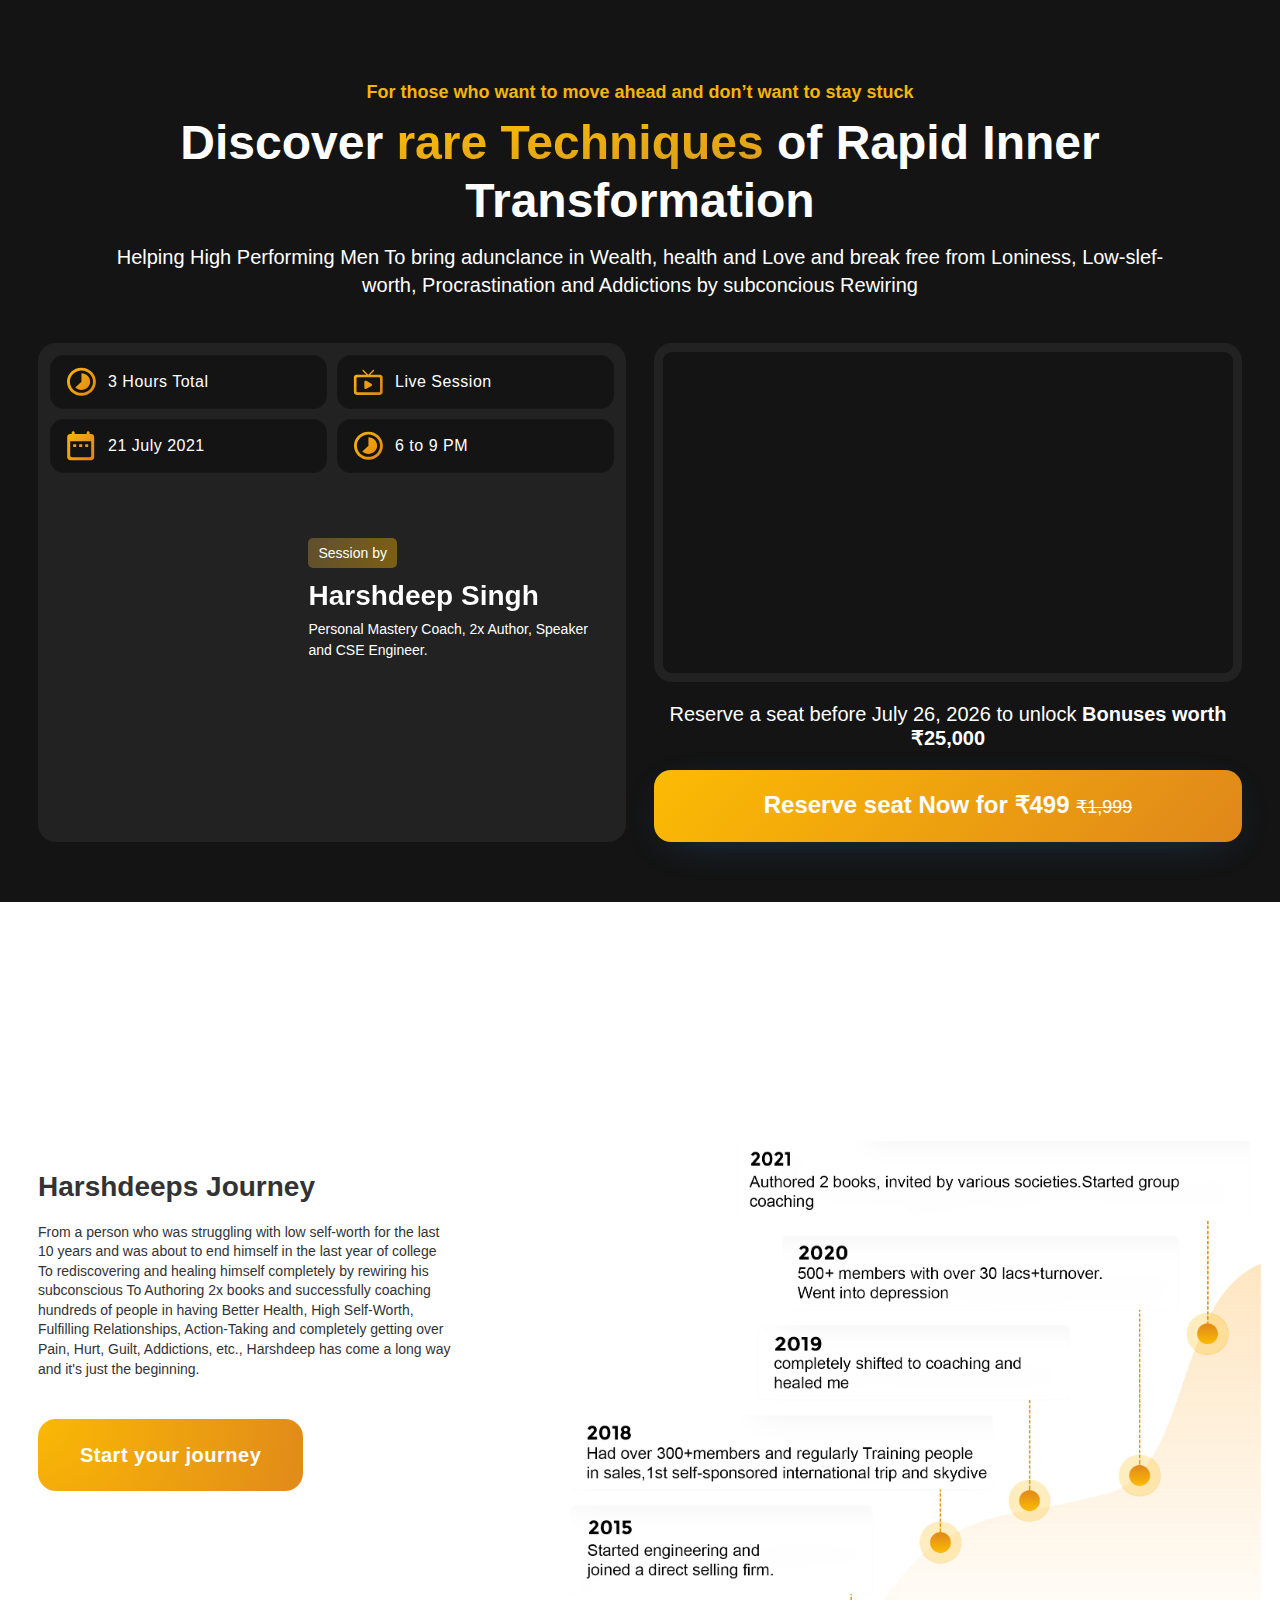
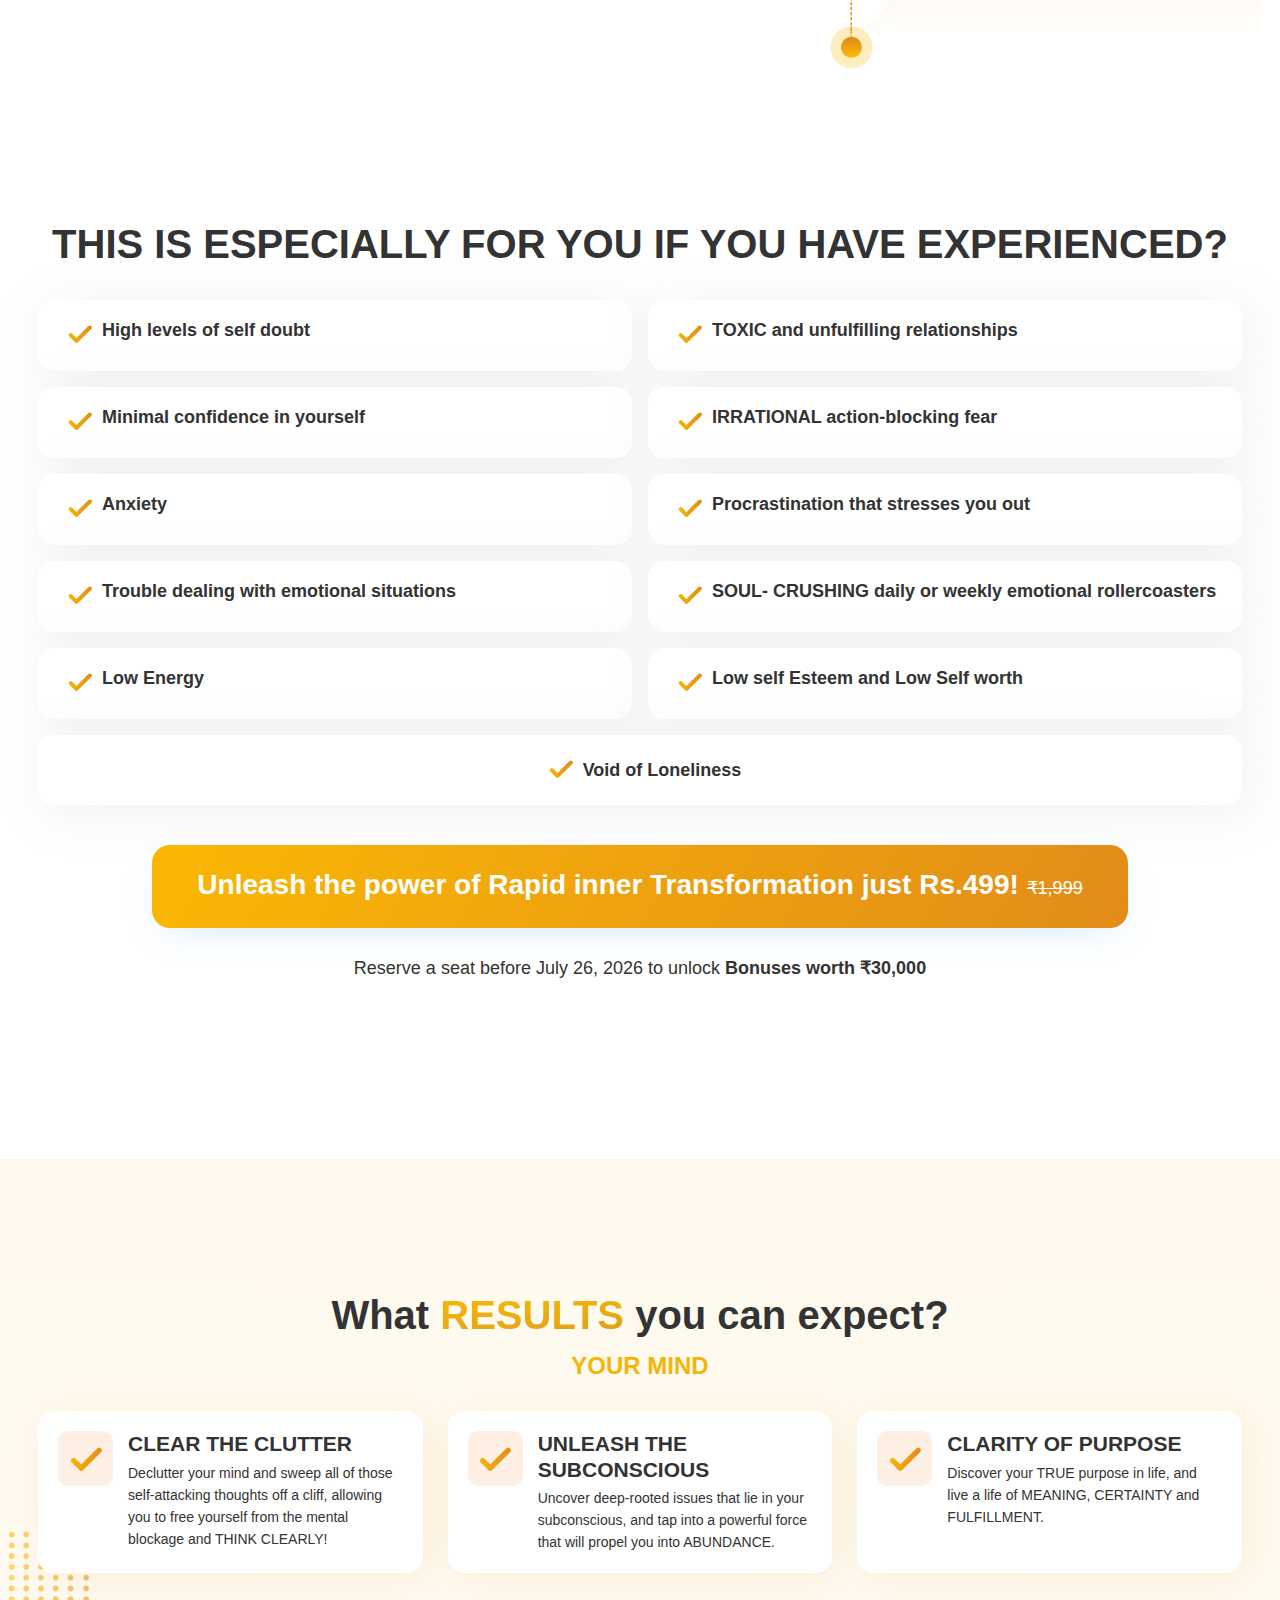
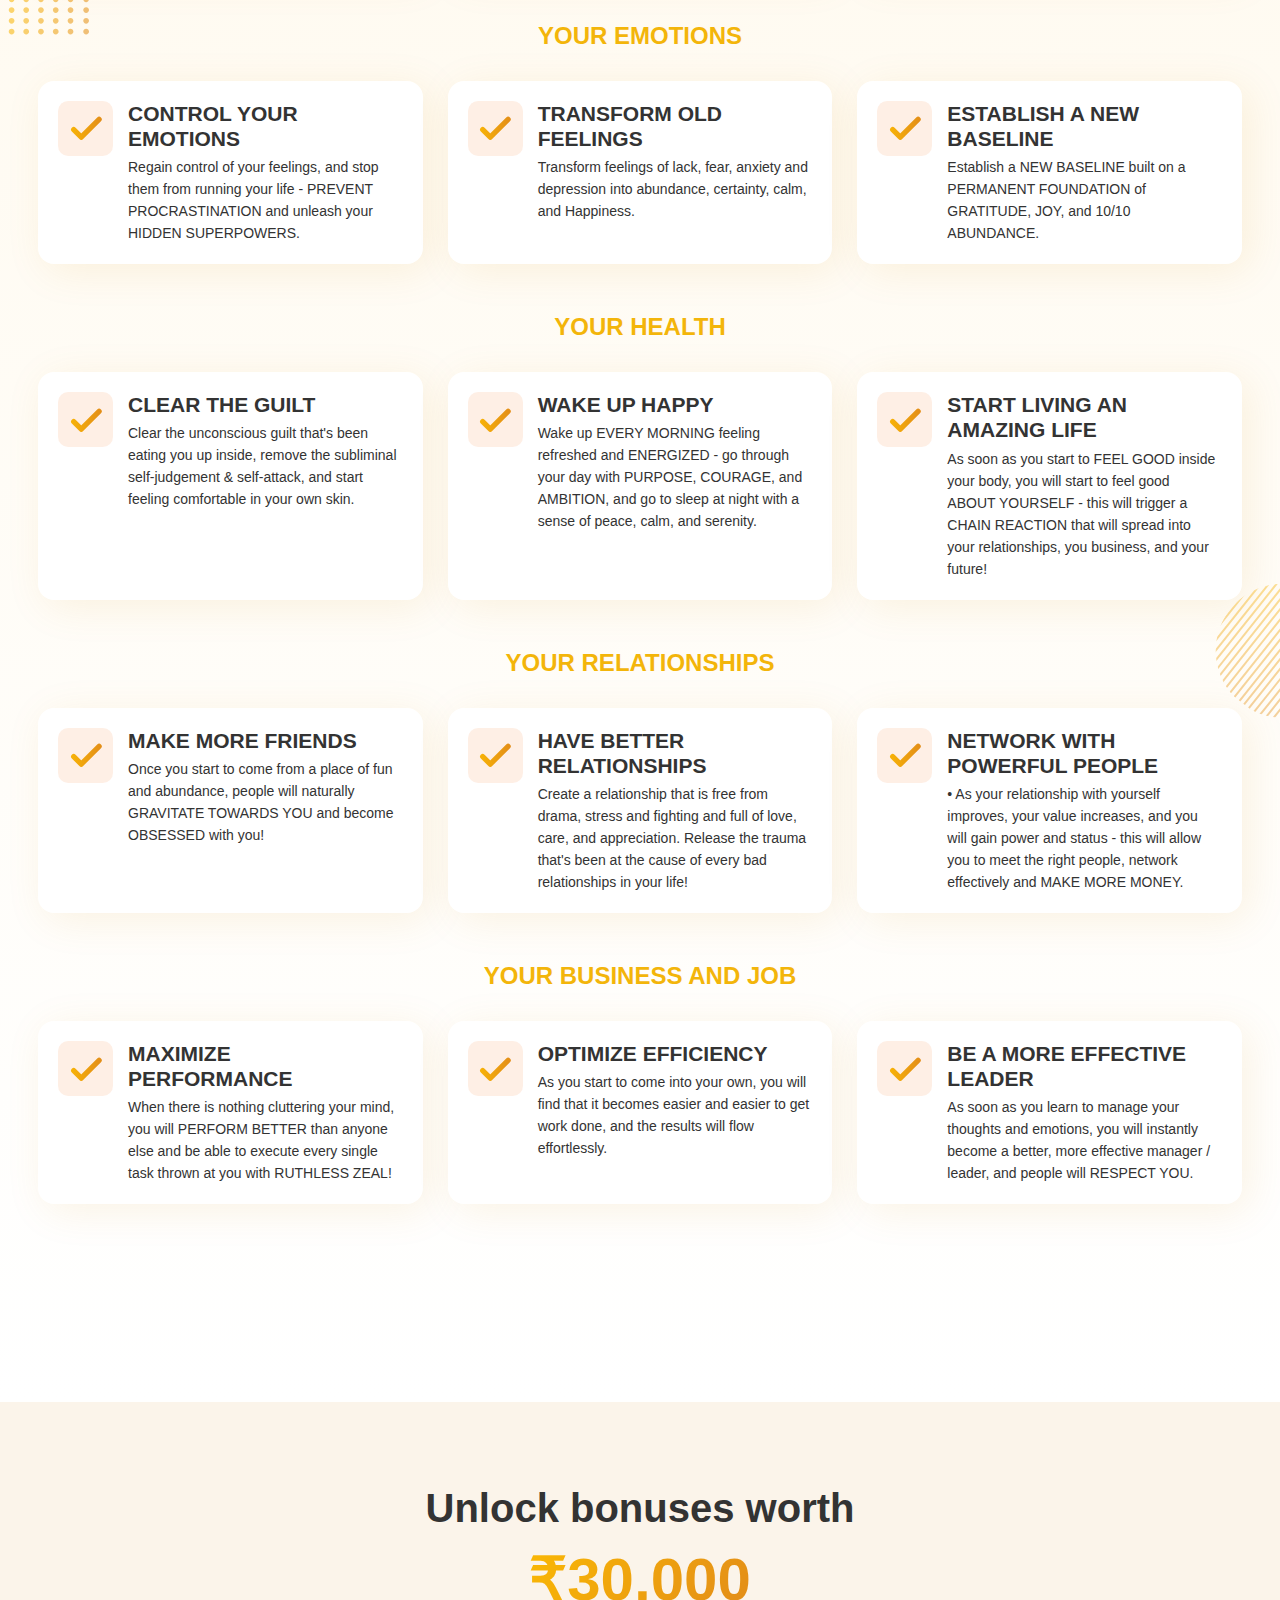
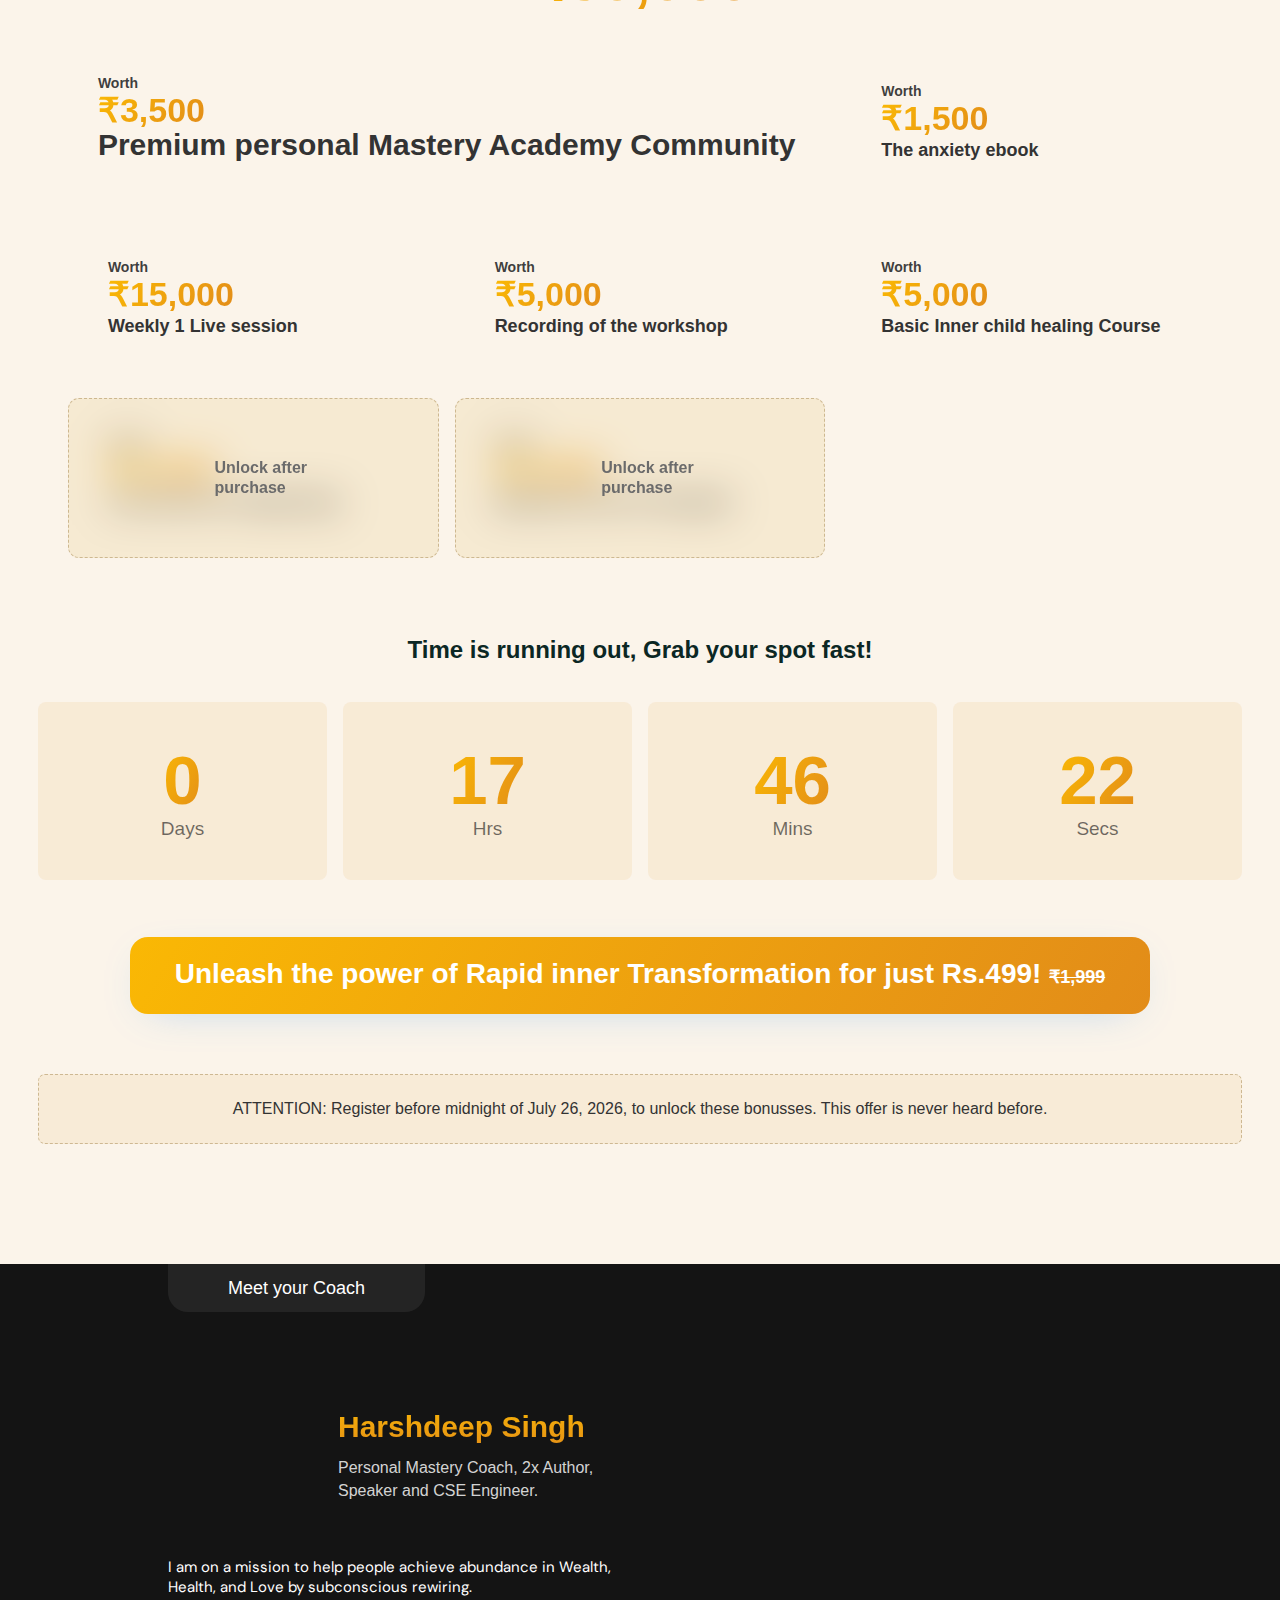
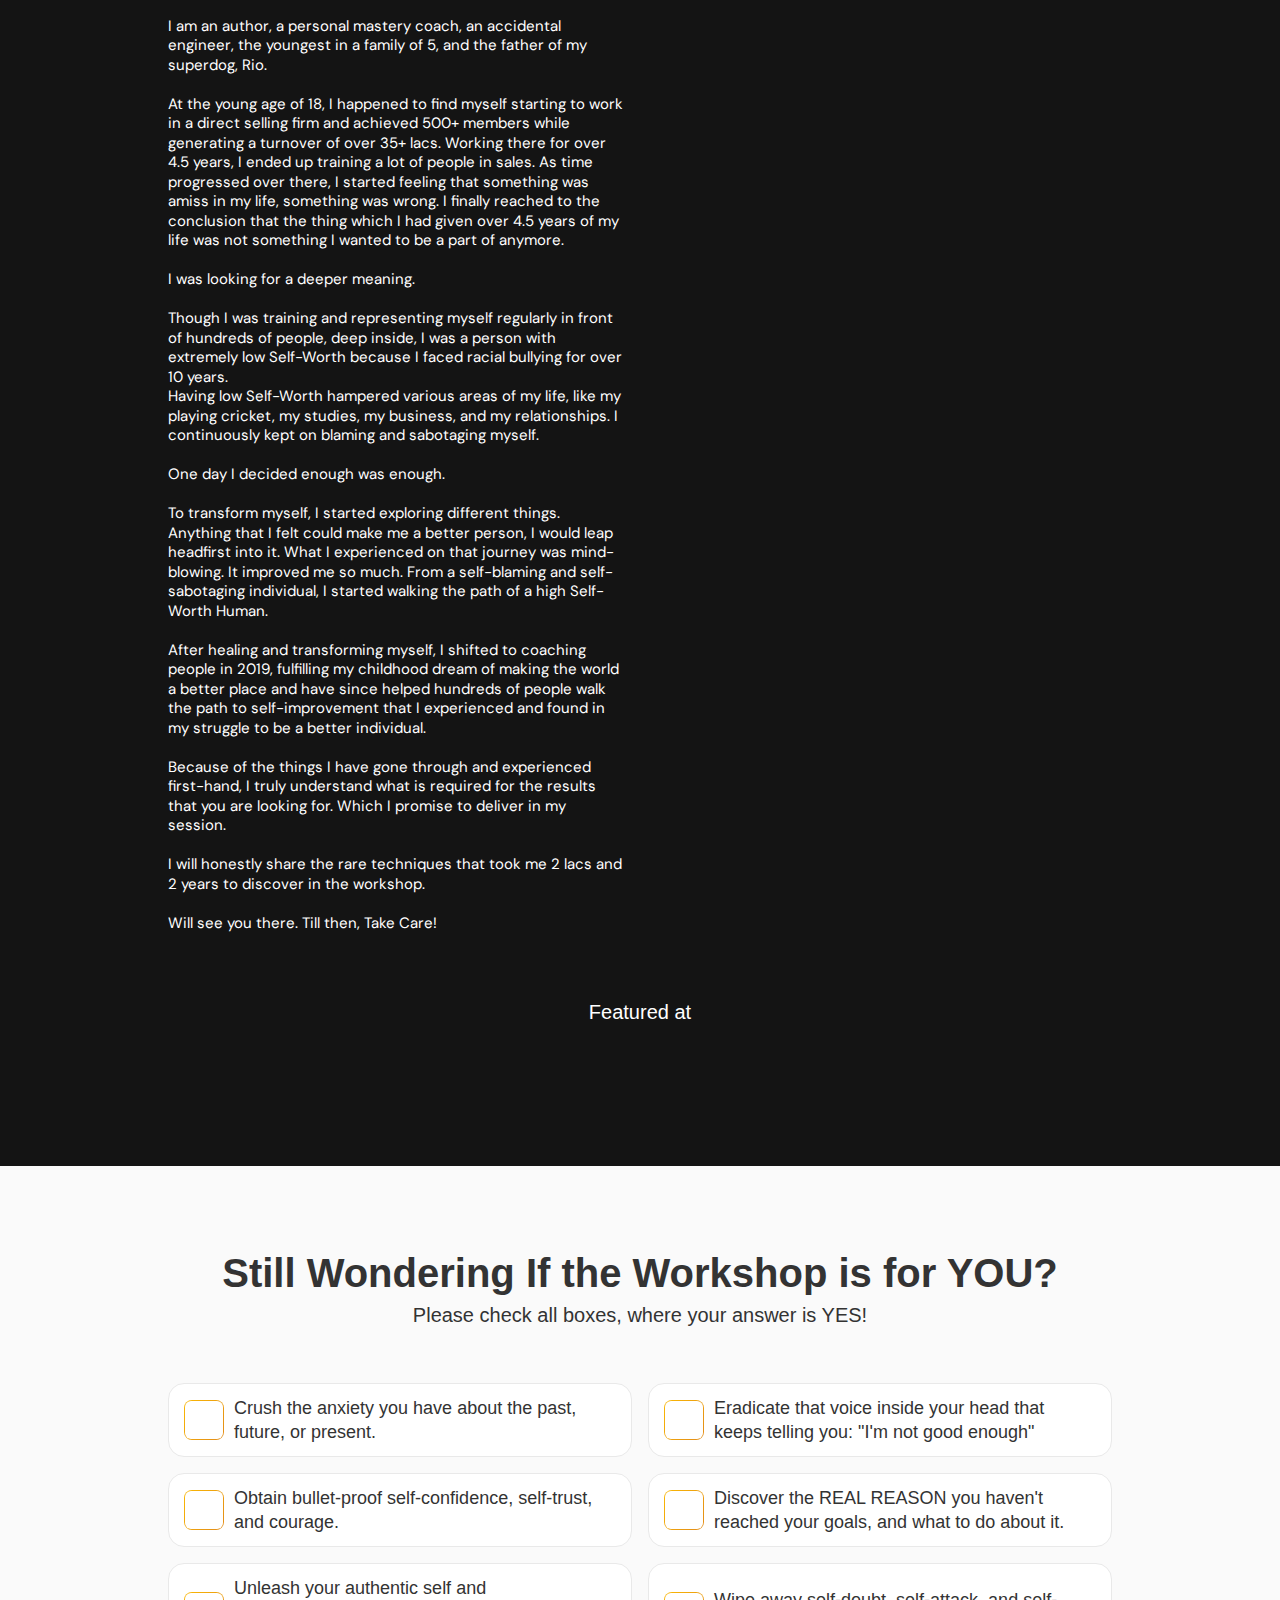
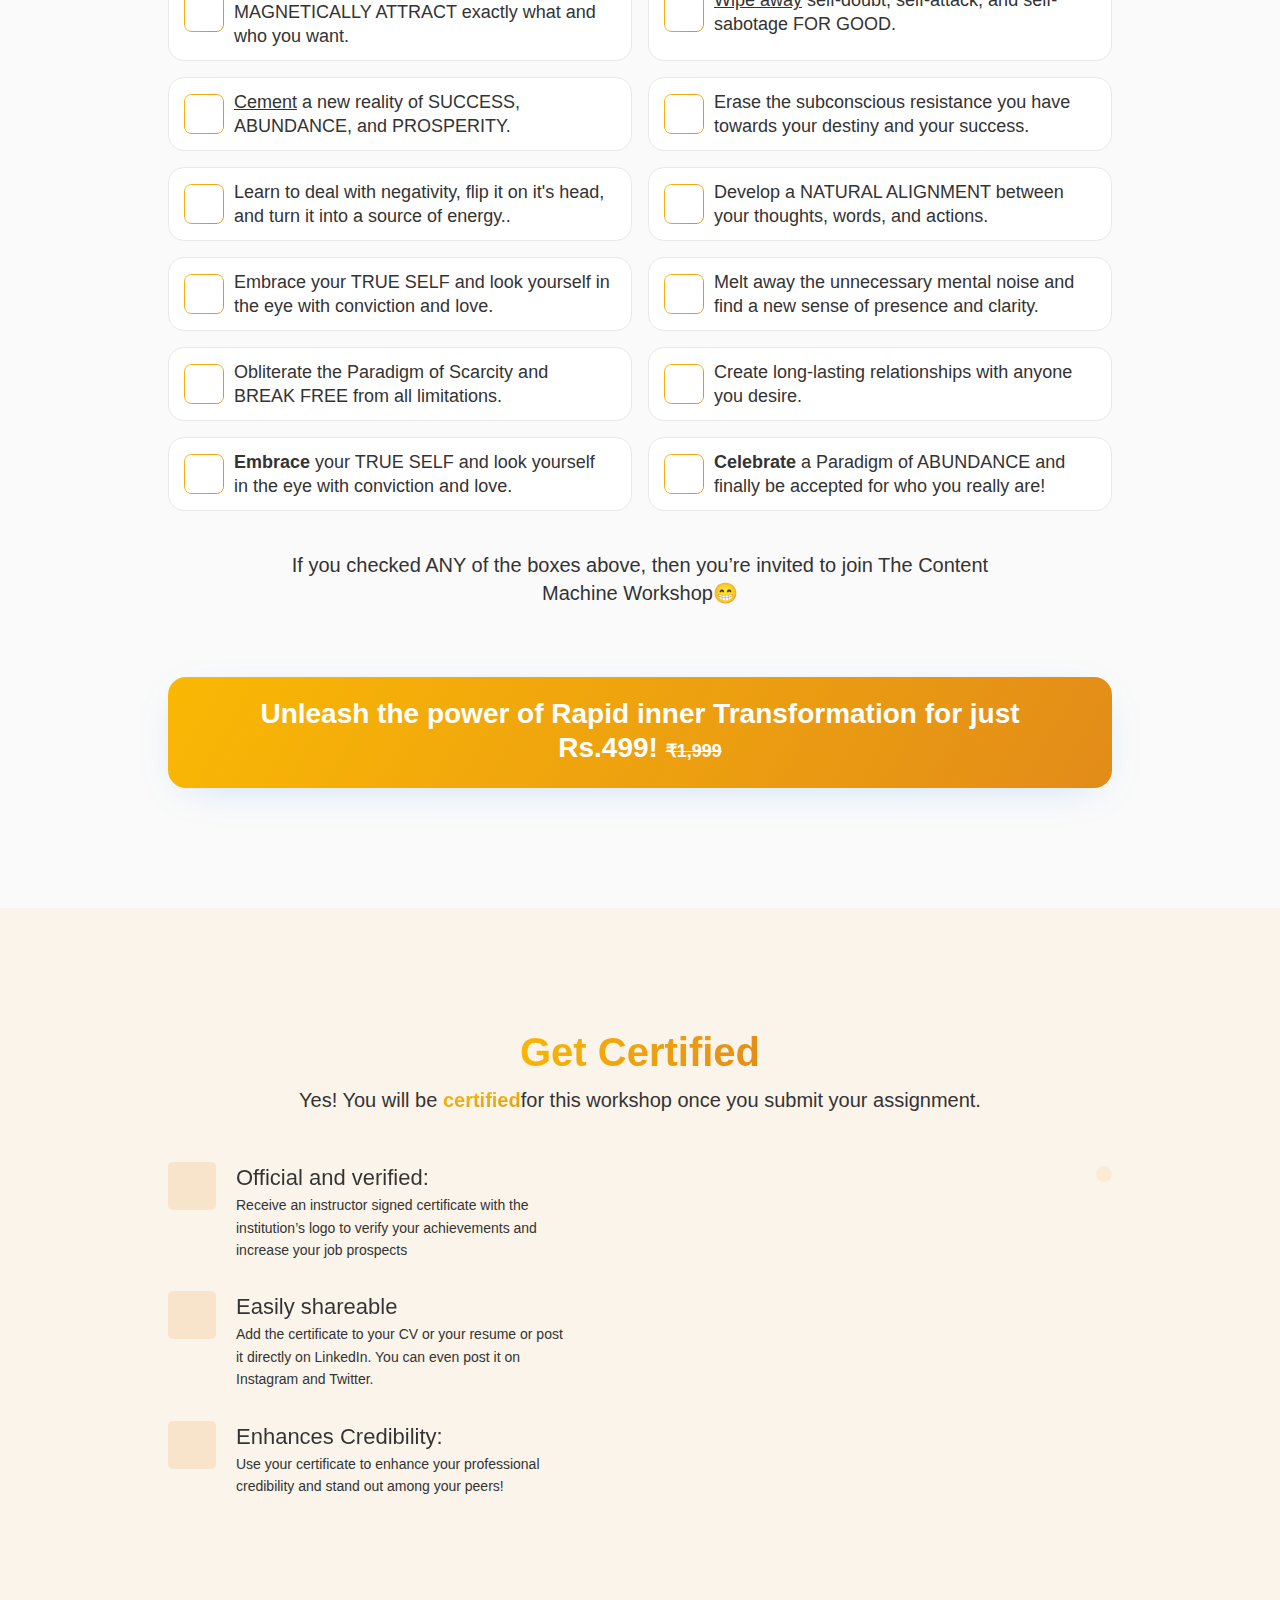
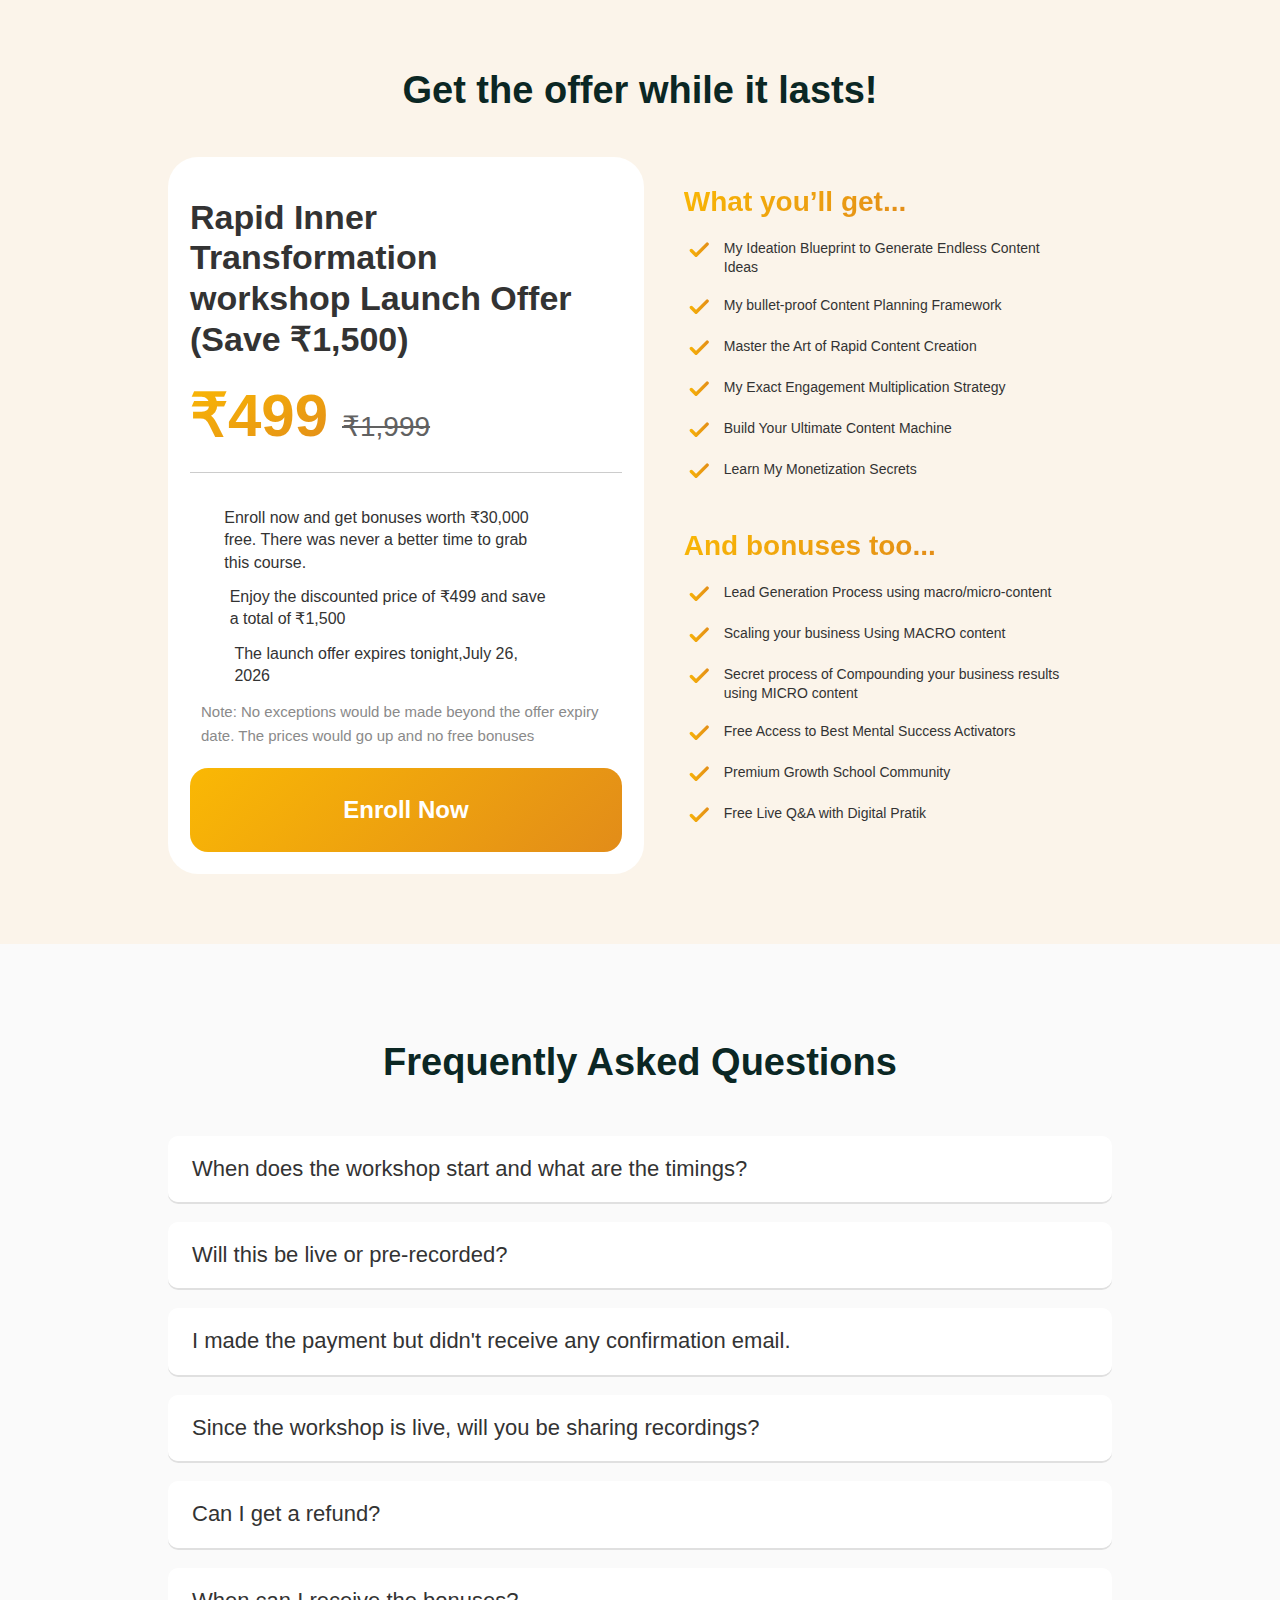
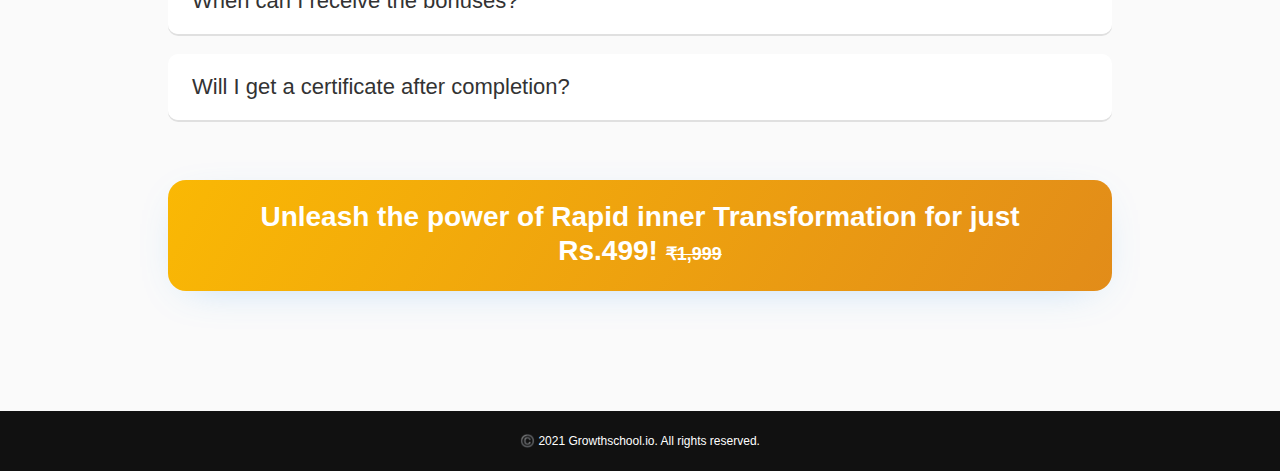
<file: index.html>
﻿<!DOCTYPE html>
<html data-wf-domain="go.growthschool.io" data-wf-page="60c60f84ba3a284cdfb88e08" data-wf-site="5fdb2866020c200cd7fd7369">
   <head>
      <meta charset="utf-8">
      <title> Harshdeep Singh</title>
      <meta content="Become a content machine" property="og:title">
      <meta content="Become a content machine" property="twitter:title">
      <meta content="width=device-width, initial-scale=1" name="viewport">
      <link href="5fdb2866020c200cd7fd7369/css/growthschool.webflow.c8f7413a9.min.css" rel="stylesheet" type="text/css">
      <script src="ajax/libs/webfont/1.6.26/webfont.js" type="text/javascript"></script><script type="text/javascript">WebFont.load({  google: {    families: ["Montserrat:100,100italic,200,200italic,300,300italic,400,400italic,500,500italic,600,600italic,700,700italic,800,800italic,900,900italic","Open Sans:300,300italic,400,400italic,600,600italic,700,700italic,800,800italic","Montserrat Alternates:300,300italic,regular,italic,500,500italic,600,600italic,700,700italic:cyrillic,cyrillic-ext,latin,latin-ext,vietnamese","DM Sans:regular,italic,500,500italic,700,700italic:latin,latin-ext"]  }});</script><!--[if lt IE 9]><script src="https://cdnjs.cloudflare.com/ajax/libs/html5shiv/3.7.3/html5shiv.min.js" type="text/javascript"></script><![endif]--><script type="text/javascript">!function(o,c){var n=c.documentElement,t=" w-mod-";n.className+=t+"js",("ontouchstart"in o||o.DocumentTouch&&c instanceof DocumentTouch)&&(n.className+=t+"touch")}(window,document);</script>
      <link href="5fdb2866020c200cd7fd7369/5ff2b9e4fc65c2dfc03d0fd1_cropped-Growthschool-logo-1.png" rel="shortcut icon" type="image/x-icon">
      <link href="5fdb2866020c200cd7fd7369/5ff2ba1844f6cc0651322e16_cropped-Growthschool-logo-1 (1).png" rel="apple-touch-icon">
      <style>
         ::-webkit-scrollbar {
         width: 0px;
         height: 0px;
         }
      </style>
      <!-- End Facebook Pixel Code -->
      <!-- Global site tag (gtag.js) - Google Analytics -->
      <script async="" src="gtag/js.js?id=G-JXZNZ5QHW6"></script>
      <script>
         window.dataLayer = window.dataLayer || [];
         function gtag(){dataLayer.push(arguments);}
         gtag('js', new Date());
         gtag('config', 'G-JXZNZ5QHW6');
      </script>
   </head>
   <body class="con-body">
      <div class="don-t-touch">
         <div class="custom-css-don-t-touch w-embed">

            <style>
               * {
               -webkit-font-smoothing: antialiased;
               }
               .pub-quickbit {
               backdrop-filter: blur(4px);
               -webkit-backdrop-filter: blur(4px);
               }
               .kom-testimonial-play-button{
               backdrop-filter: blur(15px);
               -webkit-backdrop-filter: blur(15px);
               }
               .pod-mentor-content-container{
               backdrop-filter: blur(100px);
               -webkit-backdrop-filter: blur(100px);
               }
               .blurrer{
               backdrop-filter: blur(20px);
               -webkit-backdrop-filter: blur(20px);
               }
               .pub-text-testimonials, .masonary-grid{
               vertical-align:top;
               }
               .nft-body{
               width:100vw !important;
               overflow-x:hidden !important;
               }
            </style>
            
         </div>
      </div>
      <div class="con-section hero">
         <div class="html-embed-18 w-embed w-script">
            <form>
               <script src="v1/payment-button.js" data-payment_button_id="pl_HOxWJXZm5PtvIy" async=""> </script> 
            </form>
         </div>
         <div class="con-container">
            <div class="con-title-container">
               <center><h4 style="color: #F3B50A;">For those who want to move ahead and don’t want to stay stuck</h4></center>
               <h1 class="con-title">Discover  <span class="con-highlight">rare Techniques</span> of Rapid Inner Transformation </h1>
               <div class="con-subtitle">Helping High Performing Men To bring adunclance in Wealth, health and Love and break free from Loniness, Low-slef-worth, Procrastination and Addictions by subconcious Rewiring</div>
            </div>
            <div class="con-hero-container">
               <div class="con-hero-leftside">
                  <div class="con-quickbits-grid">
                     <div class="con-quickbit">
                        <img src="5fdb2866020c200cd7fd7369/60cb9aa3e9d2691ec83c907b_Vector-1.svg" loading="lazy" alt="" class="fre-quickbit-icon">
                        <div class="fre-quickbit-text">3 Hours Total</div>
                     </div>
                     <div class="con-quickbit">
                        <img src="5fdb2866020c200cd7fd7369/60cb9aa4d0e72146589eb984_Vector.svg" loading="lazy" alt="" class="fre-quickbit-icon">
                        <div class="fre-quickbit-text">Live Session</div>
                     </div>
                     <div class="con-quickbit">
                        <img src="5fdb2866020c200cd7fd7369/60cb9aa501ffef237fd67146_Vector-3.svg" loading="lazy" alt="" class="fre-quickbit-icon">
                        <div class="fre-quickbit-text">21 July 2021</div>
                     </div>
                     <div class="con-quickbit">
                        <img src="5fdb2866020c200cd7fd7369/60cb9aa3e9d2691ec83c907b_Vector-1.svg" loading="lazy" alt="" class="fre-quickbit-icon">
                        <div class="fre-quickbit-text">6 to 9 PM</div>
                     </div>
                  </div>
                  <div class="con-hero-instructor-content">
                     <div class="con-nstrudcted">Session by</div>
                     <h2 class="con-hero-instructor-name">Harshdeep Singh</h2>
                     <div class="con-hero-instructor-descriptio">Personal Mastery Coach, 2x Author, Speaker and CSE Engineer.<br></div>
                  </div>
               </div>
               <div id="w-node-_1739fc1a-ce28-9f5d-fd2b-e03b319eb863-dfb88e08" class="con-hero-rightside">
                  <div class="con-hero-video">
                     <div style="padding-top:56.27659574468085%" class="video-7 w-video w-embed"><iframe class="embedly-embed" src="widgets/media.html?src=https%3A%2F%2Fplayer.vimeo.com%2Fvideo%2F564988197%3Fapp_id%3D122963&dntp=1&display_name=Vimeo&url=https%3A%2F%2Fvimeo.com%2F564988197%2F59c1737762&image=https%3A%2F%2Fi.vimeocdn.com%2Ffilter%2Foverlay%3Fsrc0%3Dhttps%253A%252F%252Fi.vimeocdn.com%252Fvideo%252F1168165221_1280x720%26src1%3Dhttps%253A%252F%252Ff.vimeocdn.com%252Fimages_v6%252Fshare%252Fplay_icon_overlay.png&key=96f1f04c5f4143bcb0f2e68c87d65feb&type=text%2Fhtml&schema=vimeo" scrolling="no" title="Vimeo embed" frameborder="0" allow="autoplay; fullscreen" allowfullscreen="true"></iframe></div>
                  </div>
                  <div class="con-hero-cta-container">
                     <div class="con-hero-cta-subtext">Reserve a seat before <span class="register-on">April 27, 2021</span> to unlock <span class="con-hero-cta-subtext-highlight">Bonuses worth ₹25,000</span></div>
                     <a data-payment="1" href="#" class="con-hero-cta w-inline-block">
                        <div class="fre-hero-cta-text">Reserve seat Now for ₹499 <span class="fre-cta-text-strike">₹1,999</span></div>
                     </a>
                  </div>
               </div>
            </div>
         </div>

         <!-- <div class="con-hero-logos-container">
            <div class="con-container">
               <div class="con-hero-logos">
                  <div class="con-logo-featured">
                     <div class="text-block-83">Featured in:</div>
                  </div>
                  <div class="con-logo-grid"><img src="5fdb2866020c200cd7fd7369/60ce25e7558b6cfe30654116_Group 3145.png" loading="lazy" width="525.5" sizes="(max-width: 479px) 26vw, (max-width: 991px) 11vw, 120.5625px" srcset="5fdb2866020c200cd7fd7369/60ce25e7558b6cfe30654116_Group 3145-p-500.png 500w, 5fdb2866020c200cd7fd7369/60ce25e7558b6cfe30654116_Group 3145-p-800.png 800w, 5fdb2866020c200cd7fd7369/60ce25e7558b6cfe30654116_Group 3145.png 1051w" alt="" class="image-90"><img src="5fdb2866020c200cd7fd7369/60ce25ee987e295c24731f31_Group 3151.png" loading="lazy" width="525.5" sizes="(max-width: 479px) 26vw, (max-width: 991px) 11vw, 120.5625px" srcset="5fdb2866020c200cd7fd7369/60ce25ee987e295c24731f31_Group 3151-p-500.png 500w, 5fdb2866020c200cd7fd7369/60ce25ee987e295c24731f31_Group 3151-p-800.png 800w, 5fdb2866020c200cd7fd7369/60ce25ee987e295c24731f31_Group 3151.png 1050w" alt=""><img src="5fdb2866020c200cd7fd7369/60ce25ed987e29150a731f2f_Group 3150.png" loading="lazy" width="525.5" sizes="(max-width: 479px) 26vw, (max-width: 991px) 11vw, 120.5625px" srcset="5fdb2866020c200cd7fd7369/60ce25ed987e29150a731f2f_Group 3150-p-500.png 500w, 5fdb2866020c200cd7fd7369/60ce25ed987e29150a731f2f_Group 3150-p-800.png 800w, 5fdb2866020c200cd7fd7369/60ce25ed987e29150a731f2f_Group 3150.png 1050w" alt=""><img src="5fdb2866020c200cd7fd7369/60ce25eb2b4ab95c3b4735f9_Group 3149.png" loading="lazy" width="525.5" sizes="(max-width: 479px) 26vw, (max-width: 991px) 11vw, 120.5625px" srcset="5fdb2866020c200cd7fd7369/60ce25eb2b4ab95c3b4735f9_Group 3149-p-500.png 500w, 5fdb2866020c200cd7fd7369/60ce25eb2b4ab95c3b4735f9_Group 3149.png 1050w" alt=""><img src="5fdb2866020c200cd7fd7369/60ce25eb369bcb71d8cc5e34_Group 3144.png" loading="lazy" width="525.5" sizes="(max-width: 479px) 26vw, (max-width: 991px) 11vw, 120.5625px" srcset="5fdb2866020c200cd7fd7369/60ce25eb369bcb71d8cc5e34_Group 3144-p-500.png 500w, 5fdb2866020c200cd7fd7369/60ce25eb369bcb71d8cc5e34_Group 3144-p-800.png 800w, 5fdb2866020c200cd7fd7369/60ce25eb369bcb71d8cc5e34_Group 3144.png 1051w" alt=""><img src="5fdb2866020c200cd7fd7369/60ce25ead03ed912e2c924c1_Group 3143.png" loading="lazy" width="525.5" sizes="(max-width: 479px) 26vw, (max-width: 991px) 11vw, 120.5625px" srcset="5fdb2866020c200cd7fd7369/60ce25ead03ed912e2c924c1_Group 3143-p-500.png 500w, 5fdb2866020c200cd7fd7369/60ce25ead03ed912e2c924c1_Group 3143-p-800.png 800w, 5fdb2866020c200cd7fd7369/60ce25ead03ed912e2c924c1_Group 3143.png 1050w" alt=""><img src="5fdb2866020c200cd7fd7369/60ce25e8d1bfb12245f79a87_Group 3148.png" loading="lazy" width="525.5" sizes="(max-width: 479px) 100vw, (max-width: 991px) 11vw, 120.5625px" srcset="5fdb2866020c200cd7fd7369/60ce25e8d1bfb12245f79a87_Group 3148-p-500.png 500w, 5fdb2866020c200cd7fd7369/60ce25e8d1bfb12245f79a87_Group 3148-p-800.png 800w, 5fdb2866020c200cd7fd7369/60ce25e8d1bfb12245f79a87_Group 3148.png 1050w" alt="" class="image-91"></div>
               </div>
            </div>
         </div> -->

      </div>
      <div class="con-section chart">
         <div class="con-container">
            <div class="con-growthchart-section">
               <div class="div-block-134">
                  <h2 class="heading-36">Harshdeeps Journey</h2>
                  <div class="con-chart-text">From a person who was struggling with low self-worth for the last 10 years and was about to end himself in the last year of college 
                     To rediscovering and healing himself completely by rewiring his subconscious To Authoring 2x books and successfully coaching hundreds of people in having Better Health, High Self-Worth, Fulfilling Relationships, Action-Taking and completely getting over Pain, Hurt, Guilt, Addictions, etc., Harshdeep has come a long way and it's just the beginning.</div>
                  <div class="text-block-85"></div>
                  <a data-payment="1" href="#" class="con-small-cta w-button">Start your journey</a>
               </div>
               <div><img src="edc3.png" loading="lazy" alt="" class="image-67"></div>
            </div>
         </div>
      </div>
      <div class="con-section who">
         <div class="con-container">
            <h1 class="con-heading">THIS IS ESPECIALLY FOR YOU IF YOU HAVE EXPERIENCED?</h1>
            <div class="con-who-grid">
               <div class="con-who-item">
                  <img src="5fdb2866020c200cd7fd7369/60cb9e9002293160e1b739d6_tick.svg" loading="lazy" alt="">
                  <div class="div-block-160">
                     <div class="pub-who-text"><strong> 	High levels of self doubt</strong></div>
                     <!-- <div class="text-block-114"></div> -->
                  </div>
               </div>
               <div class="con-who-item">
                  <img src="5fdb2866020c200cd7fd7369/60cb9e9002293160e1b739d6_tick.svg" loading="lazy" alt="">
                  <div class="div-block-160">
                     <div class="pub-who-text"><strong>	TOXIC and unfulfilling relationships</strong></div>
                     <div class="text-block-114"></div>
                  </div>
               </div>
               <div class="con-who-item">
                  <img src="5fdb2866020c200cd7fd7369/60cb9e9002293160e1b739d6_tick.svg" loading="lazy" alt="">
                  <div class="div-block-160">
                     <div class="pub-who-text"><strong>Minimal confidence in yourself</strong></div>
                     <div class="text-block-114"></div>
                  </div>
               </div>
               <div class="con-who-item">
                  <img src="5fdb2866020c200cd7fd7369/60cb9e9002293160e1b739d6_tick.svg" loading="lazy" alt="">
                  <div class="div-block-160">
                     <div class="pub-who-text"><strong>IRRATIONAL action-blocking fear<br></strong></div>
                     <div class="text-block-114"> </div>
                  </div>
               </div>
               <div class="con-who-item">
                  <img src="5fdb2866020c200cd7fd7369/60cb9e9002293160e1b739d6_tick.svg" loading="lazy" alt="">
                  <div class="div-block-160">
                     <div class="pub-who-text"><strong>Anxiety</strong></div>
                     <div class="text-block-114"></div>
                  </div>
               </div>
               <div class="con-who-item">
                  <img src="5fdb2866020c200cd7fd7369/60cb9e9002293160e1b739d6_tick.svg" loading="lazy" alt="">
                  <div class="div-block-160">
                     <div class="pub-who-text"><strong>Procrastination that stresses you out<br></strong></div>
                     <div class="text-block-114"></div>
                  </div>
               </div>
               <div class="con-who-item">
                  <img src="5fdb2866020c200cd7fd7369/60cb9e9002293160e1b739d6_tick.svg" loading="lazy" alt="">
                  <div class="div-block-160">
                     <div class="pub-who-text"><strong>Trouble dealing with emotional situations<br></strong></div>
                     <div class="text-block-114"></div>
                  </div>
               </div>
               <div class="con-who-item">
                  <img src="5fdb2866020c200cd7fd7369/60cb9e9002293160e1b739d6_tick.svg" loading="lazy" alt="">
                  <div class="div-block-160">
                     <div class="pub-who-text"><strong>SOUL- CRUSHING daily or weekly emotional rollercoasters<br></strong></div>
                     <div class="text-block-114"></div>
                  </div>
               </div>
               <div class="con-who-item">
                  <img src="5fdb2866020c200cd7fd7369/60cb9e9002293160e1b739d6_tick.svg" loading="lazy" alt="">
                  <div class="div-block-160">
                     <div class="pub-who-text"><strong>	Low Energy <br></strong></div>
                     <div class="text-block-114"></div>
                  </div>
               </div>
               <div class="con-who-item">
                  <img src="5fdb2866020c200cd7fd7369/60cb9e9002293160e1b739d6_tick.svg" loading="lazy" alt="">
                  <div class="div-block-160">
                     <div class="pub-who-text"><strong>	Low self Esteem and Low Self worth <br></strong></div>
                     <div class="text-block-114"></div>
                  </div>
               </div>
               <div id="w-node-_7ee38058-91ac-952e-8905-e4177cd28dc4-dfb88e08" class="con-who-item center">
                  <img src="5fdb2866020c200cd7fd7369/60cb9e9002293160e1b739d6_tick.svg" loading="lazy" alt="">
                  <div class="pub-who-text"><strong>	Void of Loneliness<br></strong></div>
               </div>
            </div>
            <div class="text-block-108 hide"><em class="italic-text">This workshop is primarily for those who are beginning their journey in poetry, but those who have reached an advanced level can attend it if they want to be reminded of why they began in the first place!</em></div>
            <a data-payment="1" href="#" class="con-cta w-inline-block">
               <div class="con-cta-text"><strong>Unleash the power of Rapid inner Transformation just Rs.499! </strong><span class="fre-cta-text-strike"><strong class="bold-text-45">₹1,999</strong></span><strong><br></strong></div>
            </a>
            <div class="con-hero-cta-subtext-cta">Reserve a seat before <span class="register-on">March 17, 2021</span> to unlock <span class="fre-hero-cta-subtext-highlight">Bonuses worth ₹30,000</span></div>
         </div>
      </div>




      <div class="con-section what">
         <div class="con-container">
            <h1 class="con-heading">What   <span class="con-highlight">RESULTS </span> you can expect?</h1>
            <center><h3><strong style="color: #F3B50A;">YOUR MIND</strong></h3></center>
            <div class="con-what-content-container">
               <div class="con-what-content-item">
                  <div class="fre-what-content-tick"><img src="5fdb2866020c200cd7fd7369/60cb9e9002293160e1b739d6_tick.svg" loading="lazy" width="32" alt="" class="image-72"></div>
                  
                  <div class="div-block-161">
                     <div class="fre-what-content-text"><strong>	CLEAR THE CLUTTER</strong><br></div>
                     <div class="text-block-115">Declutter your mind and sweep all of those self-attacking thoughts off a cliff, allowing you to free yourself from the mental blockage and THINK CLEARLY!</div>
                  </div>
               </div>
               <div class="con-what-content-item">
                  <div class="fre-what-content-tick"><img src="5fdb2866020c200cd7fd7369/60cb9e9002293160e1b739d6_tick.svg" loading="lazy" width="32" alt="" class="image-72"></div>
                  <div class="div-block-161">
                     <div class="fre-what-content-text"><strong>	UNLEASH THE SUBCONSCIOUS</strong><br></div>
                     <div class="text-block-115">Uncover deep-rooted issues that lie in your subconscious, and tap into a powerful force that will propel you into ABUNDANCE.</div>
                  </div>
               </div>
               <div class="con-what-content-item">
                  <div class="fre-what-content-tick"><img src="5fdb2866020c200cd7fd7369/60cb9e9002293160e1b739d6_tick.svg" loading="lazy" width="32" alt="" class="image-72"></div>
                  <div class="div-block-161">
                     <div class="fre-what-content-text"><strong>	CLARITY OF PURPOSE</strong><br></div>
                     <div class="text-block-115">Discover your TRUE purpose in life, and live a life of MEANING, CERTAINTY and FULFILLMENT.</div>
                  </div>
               </div>
               
               

            </div>
            <center><h3><strong style="color: #F3B50A;">YOUR EMOTIONS</strong></h3></center>
            <div class="con-what-content-container">
               <div class="con-what-content-item">
                  <div class="fre-what-content-tick"><img src="5fdb2866020c200cd7fd7369/60cb9e9002293160e1b739d6_tick.svg" loading="lazy" width="32" alt="" class="image-72"></div>
                  
                  <div class="div-block-161">
                     <div class="fre-what-content-text"><strong>CONTROL YOUR EMOTIONS</strong><br></div>
                     <div class="text-block-115">Regain control of your feelings, and stop them from running your life - PREVENT PROCRASTINATION and unleash your HIDDEN SUPERPOWERS.</div>
                  </div>
               </div>
               <div class="con-what-content-item">
                  <div class="fre-what-content-tick"><img src="5fdb2866020c200cd7fd7369/60cb9e9002293160e1b739d6_tick.svg" loading="lazy" width="32" alt="" class="image-72"></div>
                  <div class="div-block-161">
                     <div class="fre-what-content-text"><strong>	TRANSFORM OLD FEELINGS</strong><br></div>
                     <div class="text-block-115">Transform feelings of lack, fear, anxiety and depression into abundance, certainty, calm, and Happiness.</div>
                  </div>
               </div>
               <div class="con-what-content-item">
                  <div class="fre-what-content-tick"><img src="5fdb2866020c200cd7fd7369/60cb9e9002293160e1b739d6_tick.svg" loading="lazy" width="32" alt="" class="image-72"></div>
                  <div class="div-block-161">
                     <div class="fre-what-content-text"><strong>ESTABLISH A NEW BASELINE</strong><br></div>
                     <div class="text-block-115">Establish a NEW BASELINE built on a PERMANENT FOUNDATION of GRATITUDE, JOY, and 10/10 ABUNDANCE.</div>
                  </div>
               </div>
               
               

            </div>
            <center><h3><strong style="color: #F3B50A;">YOUR HEALTH</strong></h3></center>
            <div class="con-what-content-container">
               <div class="con-what-content-item">
                  <div class="fre-what-content-tick"><img src="5fdb2866020c200cd7fd7369/60cb9e9002293160e1b739d6_tick.svg" loading="lazy" width="32" alt="" class="image-72"></div>
                  
                  <div class="div-block-161">
                     <div class="fre-what-content-text"><strong>	CLEAR THE GUILT</strong><br></div>
                     <div class="text-block-115">Clear the unconscious guilt that's been eating you up inside, remove the subliminal self-judgement & self-attack, and start feeling comfortable in your own skin.</div>
                  </div>
               </div>
               <div class="con-what-content-item">
                  <div class="fre-what-content-tick"><img src="5fdb2866020c200cd7fd7369/60cb9e9002293160e1b739d6_tick.svg" loading="lazy" width="32" alt="" class="image-72"></div>
                  <div class="div-block-161">
                     <div class="fre-what-content-text"><strong>	WAKE UP HAPPY</strong><br></div>
                     <div class="text-block-115">Wake up EVERY MORNING feeling refreshed and ENERGIZED - go through your day with PURPOSE, COURAGE, and AMBITION, and go to sleep at night with a sense of peace, calm, and serenity.</div>
                  </div>
               </div>
               <div class="con-what-content-item">
                  <div class="fre-what-content-tick"><img src="5fdb2866020c200cd7fd7369/60cb9e9002293160e1b739d6_tick.svg" loading="lazy" width="32" alt="" class="image-72"></div>
                  <div class="div-block-161">
                     <div class="fre-what-content-text"><strong>	START LIVING AN AMAZING LIFE</strong><br></div>
                     <div class="text-block-115">	As soon as you start to FEEL GOOD inside your body, you will start to feel good ABOUT YOURSELF - this will trigger a CHAIN REACTION that will spread into your relationships, you business, and your future!</div>
                  </div>
               </div>
               
               

            </div>



            <center><h3><strong style="color: #F3B50A;">YOUR RELATIONSHIPS</strong></h3></center>
            <div class="con-what-content-container">
               <div class="con-what-content-item">
                  <div class="fre-what-content-tick"><img src="5fdb2866020c200cd7fd7369/60cb9e9002293160e1b739d6_tick.svg" loading="lazy" width="32" alt="" class="image-72"></div>
                  
                  <div class="div-block-161">
                     <div class="fre-what-content-text"><strong>	MAKE MORE FRIENDS</strong><br></div>
                     <div class="text-block-115">Once you start to come from a place of fun and abundance, people will naturally GRAVITATE TOWARDS YOU and become OBSESSED with you!</div>
                  </div>
               </div>
               <div class="con-what-content-item">
                  <div class="fre-what-content-tick"><img src="5fdb2866020c200cd7fd7369/60cb9e9002293160e1b739d6_tick.svg" loading="lazy" width="32" alt="" class="image-72"></div>
                  <div class="div-block-161">
                     <div class="fre-what-content-text"><strong>HAVE BETTER RELATIONSHIPS</strong><br></div>
                     <div class="text-block-115">Create a relationship that is free from drama, stress and fighting and full of love, care, and appreciation. Release the trauma that's been at the cause of every bad relationships in your life!</div>
                  </div>
               </div>
               <div class="con-what-content-item">
                  <div class="fre-what-content-tick"><img src="5fdb2866020c200cd7fd7369/60cb9e9002293160e1b739d6_tick.svg" loading="lazy" width="32" alt="" class="image-72"></div>
                  <div class="div-block-161">
                     <div class="fre-what-content-text"><strong>NETWORK WITH POWERFUL PEOPLE</strong><br></div>
                     <div class="text-block-115">•	As your relationship with yourself improves, your value increases, and you will gain power and status - this will allow you to meet the right people, network effectively and MAKE MORE MONEY.</div>
                  </div>
               </div>
               
               

            </div>
            <center><h3><strong style="color: #F3B50A;">YOUR BUSINESS AND JOB</strong></h3></center>
            <div class="con-what-content-container">
               <div class="con-what-content-item">
                  <div class="fre-what-content-tick"><img src="5fdb2866020c200cd7fd7369/60cb9e9002293160e1b739d6_tick.svg" loading="lazy" width="32" alt="" class="image-72"></div>
                  
                  <div class="div-block-161">
                     <div class="fre-what-content-text"><strong>	MAXIMIZE PERFORMANCE</strong><br></div>
                     <div class="text-block-115">When there is nothing cluttering your mind, you will PERFORM BETTER than anyone else and be able to execute every single task thrown at you with RUTHLESS ZEAL!</div>
                  </div>
               </div>
               <div class="con-what-content-item">
                  <div class="fre-what-content-tick"><img src="5fdb2866020c200cd7fd7369/60cb9e9002293160e1b739d6_tick.svg" loading="lazy" width="32" alt="" class="image-72"></div>
                  <div class="div-block-161">
                     <div class="fre-what-content-text"><strong>	OPTIMIZE EFFICIENCY</strong><br></div>
                     <div class="text-block-115">As you start to come into your own, you will find that it becomes easier and easier to get work done, and the results will flow effortlessly.</div>
                  </div>
               </div>
               <div class="con-what-content-item">
                  <div class="fre-what-content-tick"><img src="5fdb2866020c200cd7fd7369/60cb9e9002293160e1b739d6_tick.svg" loading="lazy" width="32" alt="" class="image-72"></div>
                  <div class="div-block-161">
                     <div class="fre-what-content-text"><strong>	BE A MORE EFFECTIVE LEADER</strong><br></div>
                     <div class="text-block-115">	As soon as you learn to manage your thoughts and emotions, you will instantly become a better, more effective manager / leader, and people will RESPECT YOU.</div>
                  </div>
               </div>
               
               

            </div>

            
            <img src="5fdb2866020c200cd7fd7369/60cba13ed7da0d237ca67efc_Group 1293.svg" loading="lazy" alt="" class="image-70"><img src="5fdb2866020c200cd7fd7369/60cba15e1d69cd02da0eee23_s.svg" loading="lazy" alt="" class="image-71">
         </div>
      </div>
      




































      <div class="con-section bonus">
         <div class="con-container bonus">
            <h1 class="con-heading">Unlock bonuses worth</h1>
            <h1 class="con-display">₹30,000</h1>
            <div id="w-node-aa2f1909-9bb4-ad2e-6982-1a638ca69f6b-dfb88e08" class="con-bonus-card-grid">
               <div id="w-node-aa2f1909-9bb4-ad2e-6982-1a638ca69f6c-dfb88e08" class="pub-bonus-card large">
                  <div class="ent-bonus-card-content">
                     <div class="kom-worth-text">Worth</div>
                     <div class="con-bonus-cost">₹3,500</div>
                     <div class="fre-bonus-lable large">Premium personal Mastery Academy Community</div>
                     <img src="5fdb2866020c200cd7fd7369/6074392f181b242b90d819fb_community-icon.svg" loading="lazy" alt="" class="community-logo">
                  </div>
               </div>
               <div class="pub-bonus-card">
                  <div class="ent-bonus-card-content">
                     <div class="kom-worth-text">Worth</div>
                     <div class="con-bonus-cost">₹1,500</div>
                     <div class="kom-bonus-lable">The anxiety ebook </div>
                  </div>
               </div>
               <div class="pub-bonus-card">
                  <div class="ent-bonus-card-content">
                     <div class="kom-worth-text">Worth</div>
                     <div class="con-bonus-cost">₹15,000</div>
                     <div class="kom-bonus-lable">Weekly 1 Live session</div>
                  </div>
               </div>
               <div class="pub-bonus-card">
                  <div class="ent-bonus-card-content">
                     <div class="kom-worth-text">Worth</div>
                     <div class="con-bonus-cost">₹5,000</div>
                     <div class="kom-bonus-lable">Recording of the workshop</div>
                  </div>
               </div>
               <div class="pub-bonus-card">
                  <div class="ent-bonus-card-content">
                     <div class="kom-worth-text">Worth</div>
                     <div class="con-bonus-cost">₹5,000</div>
                     <div class="kom-bonus-lable">Basic Inner child healing Course</div>
                  </div>
               </div>
               <!-- <div class="pub-bonus-card">
                  <div class="ent-bonus-card-content">
                     <div class="kom-worth-text">Worth</div>
                     <div class="con-bonus-cost">₹4,500</div>
                     <div class="kom-bonus-lable">Free Live Q&amp;A with Digital Pratik</div>
                  </div>
               </div> -->
               <div class="pub-bonus-card">
                  <div class="ent-bonus-card-content">
                     <div class="kom-worth-text">Worth</div>
                     <div class="con-bonus-cost">₹2,500</div>
                     <div class="kom-bonus-lable">Free Access to PepperType</div>
                  </div>
                  <div class="blurrer con">
                     <img src="5fdb2866020c200cd7fd7369/6079d675a8b3619df9780d07_lock.svg" loading="lazy" alt="" class="blurrer-icon">
                     <div class="blurrer-text pod">Unlock after <br>purchase</div>
                  </div>
               </div>
               <div class="pub-bonus-card">
                  <div class="ent-bonus-card-content">
                     <div class="kom-worth-text">Worth</div>
                     <div class="con-bonus-cost">₹5,000</div>
                     <div class="kom-bonus-lable">Build your own VP template</div>
                  </div>
                  <div class="blurrer con">
                     <img src="5fdb2866020c200cd7fd7369/6079d675a8b3619df9780d07_lock.svg" loading="lazy" alt="" class="blurrer-icon">
                     <div class="blurrer-text pod">Unlock after <br>purchase</div>
                  </div>
               </div>
            </div>
            <h1 class="pod-heading timm"><strong>Time is running out, Grab your spot fast!</strong></h1>
            <div class="con-time-flex">
               <div class="con-time-block">
                  <div id="day-number" class="con-time-number">00</div>
                  <div class="con-time-unit">Days</div>
               </div>
               <div class="con-time-block">
                  <div id="hour-number" class="con-time-number">00</div>
                  <div class="con-time-unit">Hrs</div>
               </div>
               <div class="con-time-block">
                  <div id="minute-number" class="con-time-number">00</div>
                  <div class="con-time-unit">Mins</div>
               </div>
               <div class="con-time-block">
                  <div id="second-number" class="con-time-number">00</div>
                  <div class="con-time-unit">Secs</div>
               </div>
            </div>
            <a data-payment="1" href="#" class="con-cta bonus w-inline-block">
               <div class="pub-cta-text"><strong>Unleash the power of Rapid inner Transformation for just Rs.499! </strong><span class="fre-cta-text-strike"><strong>₹1,999</strong></span><strong><br></strong></div>
            </a>
            <div class="con-bonuse-note">ATTENTION: Register before midnight of <span class="register-on">21, March, 2020</span>, to unlock these bonusses. This offer is never heard before.</div>
         </div>
      </div>
      <div class="con-section mentor">
         <div class="fre-container mentor">
            <div class="con-mym-lable">
               <div class="text-block-112">Meet your Coach</div>
            </div>
            <div class="con-mentor-container">
               <div id="w-node-ea31f7c8-d229-32d7-50fb-fea5a65b72ef-dfb88e08" class="con-mentor-avataar-container">
                  <img src="5fdb2866020c200cd7fd7369/60cba3736f1a6e96e58b7933_image.png" loading="lazy" sizes="(max-width: 479px) 16vw, (max-width: 991px) 10vw, 88.4375px" srcset="5fdb2866020c200cd7fd7369/60cba3736f1a6e96e58b7933_image-p-500.png 500w, 5fdb2866020c200cd7fd7369/60cba3736f1a6e96e58b7933_image.png 1013w" alt="" class="con-mentor-avatar">
                  <div class="con-mentee-name">
                     <h2 class="con-hero-instructor-name mentor">Harshdeep Singh</h2>
                     <div class="con-hero-instructor-description">Personal Mastery Coach, 2x Author, Speaker and CSE Engineer.</div>
                  </div>
               </div>
               <p class="paragraph-21 con">I am on a mission to help people achieve abundance in Wealth, Health, and Love by subconscious rewiring.<br><br>I am an author, a personal mastery coach, an accidental engineer, the youngest in a family of 5, and the father of my superdog, Rio.<br><br>At the young age of 18, I happened to find myself starting to work in a direct selling firm and achieved 500+ members while generating a turnover of over 35+ lacs. Working there for over 4.5 years, I ended up training a lot of people in sales. As time progressed over there, I started feeling that something was amiss in my life, something was wrong. I finally reached to the conclusion that the thing which I had given over 4.5 years of my life was not something I wanted to be a part of anymore.<br><br>I was looking for a deeper meaning.<br><br>Though I was training and representing myself regularly in front of hundreds of people, deep inside, I was a person with extremely low Self-Worth because I faced racial bullying for over 10 years.<br>Having low Self-Worth hampered various areas of my life, like my playing cricket, my studies, my business, and my relationships. I continuously kept on blaming and sabotaging myself.<br><br>One day I decided enough was enough.<br><br>To transform myself, I started exploring different things. Anything that I felt could make me a better person, I would leap headfirst into it. 
                  What I experienced on that journey was mind-blowing. It improved me so much. From a self-blaming and self-sabotaging individual, I started walking the path of a high Self-Worth Human.<br><br>After healing and transforming myself, I shifted to coaching people in 2019, fulfilling my childhood dream of making the world a better place and have since helped hundreds of people walk the path to self-improvement that I experienced and found in my struggle to be a better individual.<br><br>Because of the things I have gone through and experienced first-hand, I truly understand what is required for the results that you are looking for. Which I promise to deliver in my session.<br><br>I will honestly share the rare techniques that took me 2 lacs and 2 years to discover in the workshop.<br><br>Will see you there. Till then, Take Care!    </p>
               <div class="con-mentor-grid"><img src="5fdb2866020c200cd7fd7369/60ce473dd0238c81ea3cd277_Group 3164.svg" loading="lazy" alt="" class="con-f-iimage"><img src="5fdb2866020c200cd7fd7369/60ce473c7b2d62428ece29d2_Group 3163.svg" loading="lazy" alt="" class="con-f-iimage"><img src="5fdb2866020c200cd7fd7369/60ce473d771e4865f362f5d0_Group 3161.svg" loading="lazy" alt="" class="con-f-iimage"><img src="5fdb2866020c200cd7fd7369/60ce473da26588777cad3fc6_Group 3162.svg" loading="lazy" alt="" class="con-f-iimage"><img src="5fdb2866020c200cd7fd7369/60ce473f55b0516dfb33e2ff_Group 3166.svg" loading="lazy" alt="" class="con-f-iimage"><img src="5fdb2866020c200cd7fd7369/60ce474129f7769e2a241ec5_Group 3167.svg" loading="lazy" alt="" class="con-f-iimage"></div>
               <div id="w-node-ea7e6af2-dcd1-0502-5582-e36fa5cb6bf7-dfb88e08" class="con-mentor-logo">
                  <div class="text-block-111">Featured at</div>
                  <div>
                     <div class="con-logo-grid"><img src="5fdb2866020c200cd7fd7369/60ce25e7558b6cfe30654116_Group 3145.png" loading="lazy" width="525.5" sizes="(max-width: 479px) 27vw, (max-width: 991px) 5vw, 56.703125px" srcset="5fdb2866020c200cd7fd7369/60ce25e7558b6cfe30654116_Group 3145-p-500.png 500w, 5fdb2866020c200cd7fd7369/60ce25e7558b6cfe30654116_Group 3145-p-800.png 800w, 5fdb2866020c200cd7fd7369/60ce25e7558b6cfe30654116_Group 3145.png 1051w" alt="" class="image-90"><img src="5fdb2866020c200cd7fd7369/60ce25ee987e295c24731f31_Group 3151.png" loading="lazy" width="525.5" sizes="(max-width: 479px) 27vw, (max-width: 991px) 5vw, 56.703125px" srcset="5fdb2866020c200cd7fd7369/60ce25ee987e295c24731f31_Group 3151-p-500.png 500w, 5fdb2866020c200cd7fd7369/60ce25ee987e295c24731f31_Group 3151-p-800.png 800w, 5fdb2866020c200cd7fd7369/60ce25ee987e295c24731f31_Group 3151.png 1050w" alt=""><img src="5fdb2866020c200cd7fd7369/60ce25ed987e29150a731f2f_Group 3150.png" loading="lazy" width="525.5" sizes="(max-width: 479px) 27vw, (max-width: 991px) 5vw, 56.703125px" srcset="5fdb2866020c200cd7fd7369/60ce25ed987e29150a731f2f_Group 3150-p-500.png 500w, 5fdb2866020c200cd7fd7369/60ce25ed987e29150a731f2f_Group 3150-p-800.png 800w, 5fdb2866020c200cd7fd7369/60ce25ed987e29150a731f2f_Group 3150.png 1050w" alt=""><img src="5fdb2866020c200cd7fd7369/60ce25eb2b4ab95c3b4735f9_Group 3149.png" loading="lazy" width="525.5" sizes="(max-width: 479px) 27vw, (max-width: 991px) 5vw, 56.703125px" srcset="5fdb2866020c200cd7fd7369/60ce25eb2b4ab95c3b4735f9_Group 3149-p-500.png 500w, 5fdb2866020c200cd7fd7369/60ce25eb2b4ab95c3b4735f9_Group 3149.png 1050w" alt=""><img src="5fdb2866020c200cd7fd7369/60ce25eb369bcb71d8cc5e34_Group 3144.png" loading="lazy" width="525.5" sizes="(max-width: 479px) 27vw, (max-width: 991px) 5vw, 56.703125px" srcset="5fdb2866020c200cd7fd7369/60ce25eb369bcb71d8cc5e34_Group 3144-p-500.png 500w, 5fdb2866020c200cd7fd7369/60ce25eb369bcb71d8cc5e34_Group 3144-p-800.png 800w, 5fdb2866020c200cd7fd7369/60ce25eb369bcb71d8cc5e34_Group 3144.png 1051w" alt=""><img src="5fdb2866020c200cd7fd7369/60ce25ead03ed912e2c924c1_Group 3143.png" loading="lazy" width="525.5" sizes="(max-width: 479px) 27vw, (max-width: 991px) 5vw, 56.703125px" srcset="5fdb2866020c200cd7fd7369/60ce25ead03ed912e2c924c1_Group 3143-p-500.png 500w, 5fdb2866020c200cd7fd7369/60ce25ead03ed912e2c924c1_Group 3143-p-800.png 800w, 5fdb2866020c200cd7fd7369/60ce25ead03ed912e2c924c1_Group 3143.png 1050w" alt=""><img src="5fdb2866020c200cd7fd7369/60ce25e8d1bfb12245f79a87_Group 3148.png" loading="lazy" width="525.5" sizes="(max-width: 479px) 100vw, (max-width: 991px) 5vw, 56.703125px" srcset="5fdb2866020c200cd7fd7369/60ce25e8d1bfb12245f79a87_Group 3148-p-500.png 500w, 5fdb2866020c200cd7fd7369/60ce25e8d1bfb12245f79a87_Group 3148-p-800.png 800w, 5fdb2866020c200cd7fd7369/60ce25e8d1bfb12245f79a87_Group 3148.png 1050w" alt="" class="image-92"></div>
                  </div>
               </div>
            </div>
         </div>
      </div>
      <div class="nft-section checkboxes">
         <div class="pod-container checkbox">
            <h1 class="pub-heading">Still Wondering If the Workshop is for YOU?</h1>
            <div class="text-block-86">Please check all boxes, where your answer is YES!</div>
            <div class="pub-checkbox-grid">
               <div class="pub-checkbox-item">
                  <div class="con-checkbox">
                     <div class="pub-checkbox-check"><img src="5fdb2866020c200cd7fd7369/60cb9e9002293160e1b739d6_tick.svg" loading="lazy" alt="" class="pub-checkbox-check-tick"></div>
                  </div>
                  <div class="pub-checkbox-text">Crush the anxiety you have about the past, future, or present.</div>
               </div>
               <div class="pub-checkbox-item">
                  <div class="con-checkbox">
                     <div class="pub-checkbox-check"><img src="5fdb2866020c200cd7fd7369/60cb9e9002293160e1b739d6_tick.svg" loading="lazy" alt="" class="pub-checkbox-check-tick"></div>
                  </div>
                  <div class="pub-checkbox-text">	Eradicate that voice inside your head that keeps telling you: "I'm not good enough"</div>
               </div>
               <div class="pub-checkbox-item">
                  <div class="con-checkbox">
                     <div class="pub-checkbox-check"><img src="5fdb2866020c200cd7fd7369/60cb9e9002293160e1b739d6_tick.svg" loading="lazy" alt="" class="pub-checkbox-check-tick"></div>
                  </div>
                  <div class="pub-checkbox-text">	Obtain bullet-proof self-confidence, self-trust, and courage.</div>
               </div>
               <div class="pub-checkbox-item">
                  <div class="con-checkbox">
                     <div class="pub-checkbox-check"><img src="5fdb2866020c200cd7fd7369/60cb9e9002293160e1b739d6_tick.svg" loading="lazy" alt="" class="pub-checkbox-check-tick"></div>
                  </div>
                  <div class="pub-checkbox-text">	Discover the REAL REASON you haven't reached your goals, and what to do about it.</div>
               </div>
               <div class="pub-checkbox-item">
                  <div class="con-checkbox">
                     <div class="pub-checkbox-check"><img src="5fdb2866020c200cd7fd7369/60cb9e9002293160e1b739d6_tick.svg" loading="lazy" alt="" class="pub-checkbox-check-tick"></div>
                  </div>
                  <div class="pub-checkbox-text">	Unleash your authentic self and MAGNETICALLY ATTRACT exactly what and who you want.</div>
               </div>
               <div class="pub-checkbox-item">
                  <div class="con-checkbox">
                     <div class="pub-checkbox-check"><img src="5fdb2866020c200cd7fd7369/60cb9e9002293160e1b739d6_tick.svg" loading="lazy" alt="" class="pub-checkbox-check-tick"></div>
                  </div>
                  <div class="pub-checkbox-text">	<u>Wipe away</u> self-doubt, self-attack, and self-sabotage FOR GOOD.</div>
               </div>
               <div class="pub-checkbox-item">
                  <div class="con-checkbox">
                     <div class="pub-checkbox-check"><img src="5fdb2866020c200cd7fd7369/60cb9e9002293160e1b739d6_tick.svg" loading="lazy" alt="" class="pub-checkbox-check-tick"></div>
                  </div>
                  <div class="pub-checkbox-text">	<u>Cement</u> a new reality of SUCCESS, ABUNDANCE, and PROSPERITY.</div>
               </div>
               <div class="pub-checkbox-item">
                  <div class="con-checkbox">
                     <div class="pub-checkbox-check"><img src="5fdb2866020c200cd7fd7369/60cb9e9002293160e1b739d6_tick.svg" loading="lazy" alt="" class="pub-checkbox-check-tick"></div>
                  </div>
                  <div class="pub-checkbox-text">	Erase the subconscious resistance you have towards your destiny and your success.</div>
               </div>
               <div class="pub-checkbox-item">
                  <div class="con-checkbox">
                     <div class="pub-checkbox-check"><img src="5fdb2866020c200cd7fd7369/60cb9e9002293160e1b739d6_tick.svg" loading="lazy" alt="" class="pub-checkbox-check-tick"></div>
                  </div>
                  <div class="pub-checkbox-text">	Learn to deal with negativity, flip it on it's head, and turn it into a source of energy..</div>
               </div>
               <div class="pub-checkbox-item">
                  <div class="con-checkbox">
                     <div class="pub-checkbox-check"><img src="5fdb2866020c200cd7fd7369/60cb9e9002293160e1b739d6_tick.svg" loading="lazy" alt="" class="pub-checkbox-check-tick"></div>
                  </div>
                  <div class="pub-checkbox-text">		Develop a NATURAL ALIGNMENT between your thoughts, words, and actions.</div>
               </div>
               <div class="pub-checkbox-item">
                  <div class="con-checkbox">
                     <div class="pub-checkbox-check"><img src="5fdb2866020c200cd7fd7369/60cb9e9002293160e1b739d6_tick.svg" loading="lazy" alt="" class="pub-checkbox-check-tick"></div>
                  </div>
                  <div class="pub-checkbox-text">		Embrace your TRUE SELF and look yourself in the eye with conviction and love.</div>
               </div>
               <div class="pub-checkbox-item">
                  <div class="con-checkbox">
                     <div class="pub-checkbox-check"><img src="5fdb2866020c200cd7fd7369/60cb9e9002293160e1b739d6_tick.svg" loading="lazy" alt="" class="pub-checkbox-check-tick"></div>
                  </div>
                  <div class="pub-checkbox-text">		Melt away the unnecessary mental noise and find a new sense of presence and clarity.</div>
               </div>
               <div class="pub-checkbox-item">
                  <div class="con-checkbox">
                     <div class="pub-checkbox-check"><img src="5fdb2866020c200cd7fd7369/60cb9e9002293160e1b739d6_tick.svg" loading="lazy" alt="" class="pub-checkbox-check-tick"></div>
                  </div>
                  <div class="pub-checkbox-text">		Obliterate the Paradigm of Scarcity and BREAK FREE from all limitations.</div>
               </div>
               <div class="pub-checkbox-item">
                  <div class="con-checkbox">
                     <div class="pub-checkbox-check"><img src="5fdb2866020c200cd7fd7369/60cb9e9002293160e1b739d6_tick.svg" loading="lazy" alt="" class="pub-checkbox-check-tick"></div>
                  </div>
                  <div class="pub-checkbox-text">			Create long-lasting relationships with anyone you desire.</div>
               </div>
               <div class="pub-checkbox-item">
                  <div class="con-checkbox">
                     <div class="pub-checkbox-check"><img src="5fdb2866020c200cd7fd7369/60cb9e9002293160e1b739d6_tick.svg" loading="lazy" alt="" class="pub-checkbox-check-tick"></div>
                  </div>
                  <div class="pub-checkbox-text">			<b>Embrace</b> your TRUE SELF and look yourself in the eye with conviction and love.</div>
               </div>
               <div class="pub-checkbox-item">
                  <div class="con-checkbox">
                     <div class="pub-checkbox-check"><img src="5fdb2866020c200cd7fd7369/60cb9e9002293160e1b739d6_tick.svg" loading="lazy" alt="" class="pub-checkbox-check-tick"></div>
                  </div>
                  <div class="pub-checkbox-text">			<b>Celebrate</b> a Paradigm of ABUNDANCE and finally be accepted for who you really are!</div>
               </div>
            </div>
            <div class="pod-checkbox-followup-text">If you checked ANY of the boxes above, then you’re invited to join The Content Machine Workshop😁</div>
            <a data-payment="1" href="#" class="con-cta faq w-inline-block">
               <div class="pub-cta-text"><strong>Unleash the power of Rapid inner Transformation for just Rs.499! </strong><span class="fre-cta-text-strike"><strong>₹1,999</strong></span><strong><br></strong></div>
            </a>
         </div>
      </div>
      <div class="con-section certification">
         <div class="pod-container">
            <h2 class="con-gradient-heading">Get Certified</h2>
            <div class="text-block-73">Yes! You will be <span class="con-highlight">certified </span>for this workshop once you submit your assignment.</div>
            <div class="kom-certi-grid">
               <div class="ent-certi-grid-left">
                  <div class="pod-certi-features">
                     <img src="5fdb2866020c200cd7fd7369/60cb9ff51d69cdeb6d0ee42a_60c0fc4393a7d380c6ecec13_Group 1335.svg" loading="lazy" alt="" class="con-certi-icon">
                     <div class="ent-certi-content">
                        <h3 class="kom-certi-heading">Official and verified:</h3>
                        <div class="kom-certi-feature-des">Receive an instructor signed certificate with the institution’s logo to verify your achievements and increase your job prospects</div>
                     </div>
                  </div>
                  <div class="pod-certi-features">
                     <img src="5fdb2866020c200cd7fd7369/60cb9ff52866ab33bfe66047_60c0fc4323bfeb70fe17c6c8_Vector-1.svg" loading="lazy" alt="" class="con-certi-icon">
                     <div class="ent-certi-content">
                        <h3 class="kom-certi-heading">Easily shareable</h3>
                        <div class="kom-certi-feature-des">Add the certificate to your CV or your resume or post it directly on LinkedIn. You can even post it on Instagram and Twitter.</div>
                     </div>
                  </div>
                  <div class="pod-certi-features">
                     <img src="5fdb2866020c200cd7fd7369/60cb9ff5f660008ea76dc91d_60c0fc44e5332d66ff2a2444_Vector (3) 1.svg" loading="lazy" alt="" class="con-certi-icon">
                     <div class="ent-certi-content">
                        <h3 class="kom-certi-heading">Enhances Credibility:</h3>
                        <div class="kom-certi-feature-des">Use your certificate to enhance your professional credibility and stand out among your peers!</div>
                     </div>
                  </div>
               </div>
               <div id="w-node-a2b8197a-a956-1485-ef82-fedb31a375d6-dfb88e08" class="pod-certi-grid-right"><img src="5fdb2866020c200cd7fd7369/60c61b75961a87932a28d9de_Content Machine.png" loading="lazy" sizes="(max-width: 991px) 90vw, 502.21875px" srcset="5fdb2866020c200cd7fd7369/60c61b75961a87932a28d9de_Content Machine-p-500.png 500w, 5fdb2866020c200cd7fd7369/60c61b75961a87932a28d9de_Content Machine-p-800.png 800w, 5fdb2866020c200cd7fd7369/60c61b75961a87932a28d9de_Content Machine-p-1080.png 1080w, 5fdb2866020c200cd7fd7369/60c61b75961a87932a28d9de_Content Machine-p-1600.png 1600w, 5fdb2866020c200cd7fd7369/60c61b75961a87932a28d9de_Content Machine-p-2000.png 2000w, 5fdb2866020c200cd7fd7369/60c61b75961a87932a28d9de_Content Machine-p-2600.png 2600w, 5fdb2866020c200cd7fd7369/60c61b75961a87932a28d9de_Content Machine-p-3200.png 3200w, 5fdb2866020c200cd7fd7369/60c61b75961a87932a28d9de_Content Machine.png 3500w" alt="" class="con-certi-image"></div>
            </div>
         </div>
      </div>
      <div class="con-section last-offer">
         <div class="pod-container">
            <h1 class="pod-heading">Get the offer while it lasts!</h1>
            <div class="pod-offer-grid">
               <div class="pod-offer-card-container">
                  <div class="pod-offer-card">
                     <h2 class="pod-offer-card-headig"><strong>Rapid Inner Transformation workshop Launch Offer (Save ₹1,500)</strong></h2>
                     <div class="pod-offer-price">
                        <div class="con-price">₹499</div>
                        <div class="pod-not-price">₹1,999</div>
                     </div>
                     <div class="pod-offer-card-benefits">
                        <div class="ent-offer-card-benefit">
                           <img src="5fdb2866020c200cd7fd7369/6071f7dcd6dc712a2f770824_black-tick.svg" loading="lazy" alt="" class="ent-offer-card-benefit-tick">
                           <div class="ent-offer-card-benefit-text">Enroll now and get bonuses worth ₹30,000 free. There was never a better time to grab this course.</div>
                        </div>
                        <div class="ent-offer-card-benefit">
                           <img src="5fdb2866020c200cd7fd7369/6071f7dcd6dc712a2f770824_black-tick.svg" loading="lazy" alt="" class="ent-offer-card-benefit-tick">
                           <div class="ent-offer-card-benefit-text">Enjoy the discounted price of ₹499 and save a total of ₹1,500</div>
                        </div>
                        <div class="ent-offer-card-benefit">
                           <img src="5fdb2866020c200cd7fd7369/6071f7dcd6dc712a2f770824_black-tick.svg" loading="lazy" alt="" class="ent-offer-card-benefit-tick">
                           <div class="ent-offer-card-benefit-text">The launch offer expires tonight,<span class="register-on"> April 14, 2021.</span></div>
                        </div>
                     </div>
                     <div class="pod-offer-card-note">Note: No exceptions would be made beyond the offer expiry date. The prices would go up and no free bonuses</div>
                     <a data-payment="1" href="#" class="con-offer-card-cta w-inline-block">
                        <div class="ent-cta-text">Enroll Now</div>
                     </a>
                  </div>
               </div>
               <div class="pod-offer-deli-conatiner">
                  <h3 class="con-offer-deli-heading">What you’ll get...</h3>
                  <div class="nft-offer-deli-item">
                     <img src="5fdb2866020c200cd7fd7369/60cb9e9002293160e1b739d6_tick.svg" loading="lazy" alt="" class="nft-offer-deli-tick">
                     <div class="pub-offer-deli-text">My Ideation Blueprint to Generate Endless Content Ideas</div>
                  </div>
                  <div class="nft-offer-deli-item">
                     <img src="5fdb2866020c200cd7fd7369/60cb9e9002293160e1b739d6_tick.svg" loading="lazy" alt="" class="nft-offer-deli-tick">
                     <div class="pub-offer-deli-text">My bullet-proof Content Planning Framework</div>
                  </div>
                  <div class="nft-offer-deli-item">
                     <img src="5fdb2866020c200cd7fd7369/60cb9e9002293160e1b739d6_tick.svg" loading="lazy" alt="" class="nft-offer-deli-tick">
                     <div class="pub-offer-deli-text">Master the Art of Rapid Content Creation</div>
                  </div>
                  <div class="nft-offer-deli-item">
                     <img src="5fdb2866020c200cd7fd7369/60cb9e9002293160e1b739d6_tick.svg" loading="lazy" alt="" class="nft-offer-deli-tick">
                     <div class="pub-offer-deli-text">My Exact Engagement Multiplication Strategy</div>
                  </div>
                  <div class="nft-offer-deli-item">
                     <img src="5fdb2866020c200cd7fd7369/60cb9e9002293160e1b739d6_tick.svg" loading="lazy" alt="" class="nft-offer-deli-tick">
                     <div class="pub-offer-deli-text">Build Your Ultimate Content Machine</div>
                  </div>
                  <div class="nft-offer-deli-item">
                     <img src="5fdb2866020c200cd7fd7369/60cb9e9002293160e1b739d6_tick.svg" loading="lazy" alt="" class="nft-offer-deli-tick">
                     <div class="pub-offer-deli-text">Learn My Monetization Secrets</div>
                  </div>
                  <h3 class="con-offer-deli-heading">And bonuses too...</h3>
                  <div class="nft-offer-deli-item">
                     <img src="5fdb2866020c200cd7fd7369/60cb9e9002293160e1b739d6_tick.svg" loading="lazy" alt="" class="nft-offer-deli-tick">
                     <div class="pub-offer-deli-text">Lead Generation Process using macro/micro-content</div>
                  </div>
                  <div class="nft-offer-deli-item">
                     <img src="5fdb2866020c200cd7fd7369/60cb9e9002293160e1b739d6_tick.svg" loading="lazy" alt="" class="nft-offer-deli-tick">
                     <div class="pub-offer-deli-text">Scaling your business Using MACRO content</div>
                  </div>
                  <div class="nft-offer-deli-item">
                     <img src="5fdb2866020c200cd7fd7369/60cb9e9002293160e1b739d6_tick.svg" loading="lazy" alt="" class="nft-offer-deli-tick">
                     <div class="pub-offer-deli-text">Secret process of Compounding your business results using MICRO content</div>
                  </div>
                  <div class="nft-offer-deli-item">
                     <img src="5fdb2866020c200cd7fd7369/60cb9e9002293160e1b739d6_tick.svg" loading="lazy" alt="" class="nft-offer-deli-tick">
                     <div class="pub-offer-deli-text">Free Access to Best Mental Success Activators</div>
                  </div>
                  <div class="nft-offer-deli-item">
                     <img src="5fdb2866020c200cd7fd7369/60cb9e9002293160e1b739d6_tick.svg" loading="lazy" alt="" class="nft-offer-deli-tick">
                     <div class="pub-offer-deli-text">Premium Growth School Community</div>
                  </div>
                  <div class="nft-offer-deli-item">
                     <img src="5fdb2866020c200cd7fd7369/60cb9e9002293160e1b739d6_tick.svg" loading="lazy" alt="" class="nft-offer-deli-tick">
                     <div class="pub-offer-deli-text">Free Live Q&amp;A with Digital Pratik</div>
                  </div>
               </div>
            </div>
         </div>
      </div>
      <div class="pod-section faq">
         <div class="pod-container faq">
            <h1 class="pod-heading">Frequently Asked Questions</h1>
            <div class="ent-faq-container-copy">
               <div class="pod-faq">
                  <div data-w-id="450bad98-ccf9-9ba5-0b4f-514296101800" class="pub-faq-question">
                     <div class="text-block-80">When does the workshop start and what are the timings?</div>
                     <img src="5fdb2866020c200cd7fd7369/60cba13bcdf18e2f4451dc3b_60c0fb5ee5aa8394706b8d24_60ba798ecff96988fb8517f8_dropdown 1 1.svg" loading="lazy" alt="" class="faq-chevron">
                  </div>
                  <div class="ent-faq-answer">
                     <div class="pub-faq-open">You can get all the details related to the timings and dates of the workshop at the top of the page.</div>
                  </div>
               </div>
               <div class="pod-faq">
                  <div data-w-id="450bad98-ccf9-9ba5-0b4f-514296101808" class="pub-faq-question">
                     <div class="text-block-80">Will this be live or pre-recorded?</div>
                     <img src="5fdb2866020c200cd7fd7369/60cba13bcdf18e2f4451dc3b_60c0fb5ee5aa8394706b8d24_60ba798ecff96988fb8517f8_dropdown 1 1.svg" loading="lazy" alt="" class="faq-chevron">
                  </div>
                  <div class="ent-faq-answer">
                     <div class="pub-faq-open">It&#x27;s going to be a completely live session of 3 hours.</div>
                  </div>
               </div>
               <div class="pod-faq">
                  <div data-w-id="450bad98-ccf9-9ba5-0b4f-514296101819" class="pub-faq-question">
                     <div class="text-block-80">I made the payment but didn&#x27;t receive any confirmation email.</div>
                     <img src="5fdb2866020c200cd7fd7369/60cba13bcdf18e2f4451dc3b_60c0fb5ee5aa8394706b8d24_60ba798ecff96988fb8517f8_dropdown 1 1.svg" loading="lazy" alt="" class="faq-chevron">
                  </div>
                  <div class="ent-faq-answer">
                     <div class="pub-faq-open">Write to hi@growthschool.io and our awesome support team will solve your queries in the fastest time possible.</div>
                  </div>
               </div>
               <div class="pod-faq">
                  <div data-w-id="450bad98-ccf9-9ba5-0b4f-514296101821" class="pub-faq-question">
                     <div class="text-block-80">Since the workshop is live, will you be sharing recordings?</div>
                     <img src="5fdb2866020c200cd7fd7369/60cba13bcdf18e2f4451dc3b_60c0fb5ee5aa8394706b8d24_60ba798ecff96988fb8517f8_dropdown 1 1.svg" loading="lazy" alt="" class="faq-chevron">
                  </div>
                  <div class="ent-faq-answer">
                     <div class="pub-faq-open">Yes we will be sharing any recordings. Since it's a live workshop, it's expected and recommended that each participant will attend the workshop live for best results.<br></div>
                  </div>
               </div>
               <div class="pod-faq">
                  <div data-w-id="450bad98-ccf9-9ba5-0b4f-51429610182a" class="pub-faq-question">
                     <div class="text-block-80">Can I get a refund?</div>
                     <img src="5fdb2866020c200cd7fd7369/60cba13bcdf18e2f4451dc3b_60c0fb5ee5aa8394706b8d24_60ba798ecff96988fb8517f8_dropdown 1 1.svg" loading="lazy" alt="" class="faq-chevron">
                  </div>
                  <div class="ent-faq-answer">
                     <div class="pub-faq-open">YES. We will provide a 100% refund with no questions asked, but you have to apply in 48 hours when the workshop ends. I will genuinely recommend you don’t come with a refund mindset because you won’t get the desired results unless you are committed. If you are not sure about the workshop, check out the testimonials, read more about the trainer and take an informed decision. If you miss out on attending the live workshop, we can move you to the next batch only ONCE.<br></div>
                  </div>
               </div>
               <div class="pod-faq">
                  <div data-w-id="450bad98-ccf9-9ba5-0b4f-514296101833" class="pub-faq-question">
                     <div class="text-block-80">When can I receive the bonuses?</div>
                     <img src="5fdb2866020c200cd7fd7369/60cba13bcdf18e2f4451dc3b_60c0fb5ee5aa8394706b8d24_60ba798ecff96988fb8517f8_dropdown 1 1.svg" loading="lazy" alt="" class="faq-chevron">
                  </div>
                  <div class="ent-faq-answer">
                     <div class="pub-faq-open">After the workshop is done, you will receive all the bonuses within 48 hours.<br></div>
                  </div>
               </div>
               <div class="pod-faq">
                  <div data-w-id="450bad98-ccf9-9ba5-0b4f-51429610183c" class="pub-faq-question">
                     <div class="text-block-80">Will I get a certificate after completion?</div>
                     <img src="5fdb2866020c200cd7fd7369/60cba13bcdf18e2f4451dc3b_60c0fb5ee5aa8394706b8d24_60ba798ecff96988fb8517f8_dropdown 1 1.svg" loading="lazy" alt="" class="faq-chevron">
                  </div>
                  <div class="ent-faq-answer">
                     <div class="pub-faq-open">Yes, you will receive a certificate of completion if you finish the entire workshop.<br></div>
                  </div>
               </div>
            </div>
            <a data-payment="1" href="#" class="con-cta faq w-inline-block">
               <div class="pub-cta-text"><strong>Unleash the power of Rapid inner Transformation for just Rs.499! </strong><span class="fre-cta-text-strike"><strong>₹1,999</strong></span><strong><br></strong></div>
            </a>
         </div>
      </div>






      <div class="footer kom kom-section">
         <!-- <div class="custom-container footer">
            <div class="footer-logo-gs-cta"><img src="5fdb2866020c200cd7fd7369/6073ae97d4cbfb5e7591b020_Logo.svg" loading="lazy" width="96" alt="" class="footer-gs-logo"></div>
            <div class="footer-des">For any support, please mail to hi@growthschool.io. Our support team will get back to you within 24 hours. The brands and companies that the instructors of growthschool are working or have worked, have no relation what so ever with Growthschool</div>
         </div> -->
         <div class="subfooter kom">
            <div class="ent-container">
               <div class="text-block-82">©️ 2021 Growthschool.io. All rights reserved.</div>
            </div>
         </div>
      </div>
      <script src="js/jquery-3.5.1.min.dc5e7f18c8.js?site=5fdb2866020c200cd7fd7369" type="text/javascript" integrity="sha256-9/aliU8dGd2tb6OSsuzixeV4y/faTqgFtohetphbbj0=" crossorigin="anonymous"></script><script src="5fdb2866020c200cd7fd7369/js/webflow.8c56fd5b1.js" type="text/javascript"></script><!--[if lte IE 9]><script src="//cdnjs.cloudflare.com/ajax/libs/placeholders/3.0.2/placeholders.min.js"></script><![endif]--><script src="cdn/growthschool/razorpay-custom-webflow.js"></script><script>
         let elements = document.getElementsByClassName('register-on');
         Array.from(elements).forEach(setDate);
         function setDate(item, index) {
             item.innerHTML = `${new Date().toLocaleString('default', { month: 'long' })} ${new Date().getDate()}, ${new Date().getFullYear()}`;
         }
      </script>
      <script>
         // Set the date we're counting down to
         var countDownDate = new Date().setHours(24, 0, 0, 0);
         // Update the count down every 1 second
         var x = setInterval(function () {
             // Get todays date and time
             var now = new Date().getTime();
             // Find the distance between now an the count down date
             var distance = countDownDate - now;
             // Time calculations for days, hours, minutes and seconds
             var days = Math.floor(distance / (1000 * 60 * 60 * 24));
             var hours = Math.floor((distance % (1000 * 60 * 60 * 24)) / (1000 * 60 * 60));
             var minutes = Math.floor((distance % (1000 * 60 * 60)) / (1000 * 60));
             var seconds = Math.floor((distance % (1000 * 60)) / 1000);
             // Output the result in an element with id="demo"
             document.getElementById("day-number").innerHTML = days;
             document.getElementById("hour-number").innerHTML = hours;
             document.getElementById("minute-number").innerHTML = minutes;
             document.getElementById("second-number").innerHTML = seconds;
             // If the count down is over, write some text
             if (distance < 0) {
                 clearInterval(x);
                 document.getElementById("demo").innerHTML = "EXPIRED";
             }
         }, 1000);
      </script>
   </body>
</html>
</file>
